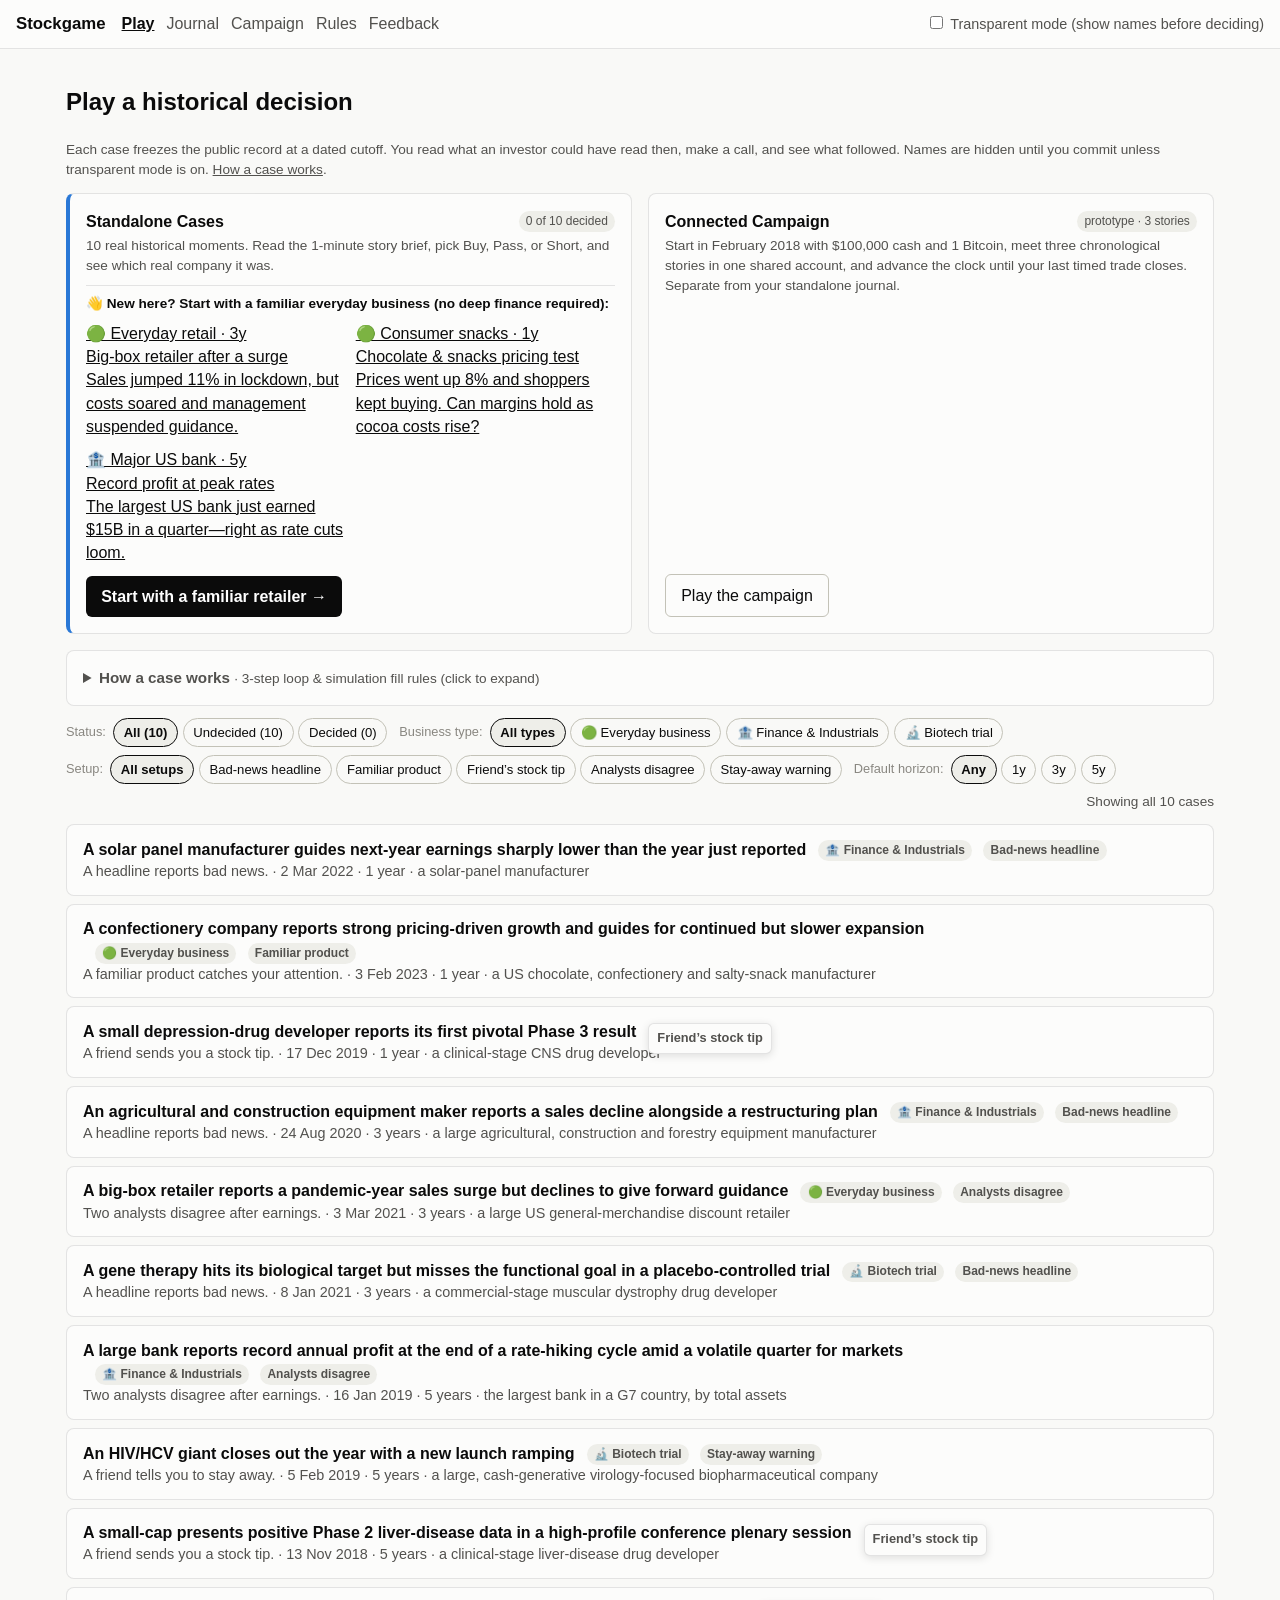
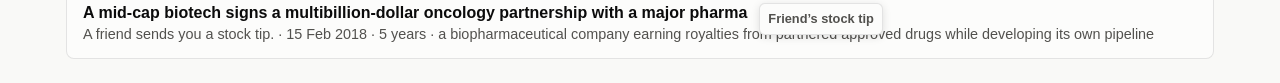
<file: site/index.html>
<!doctype html>
<html lang="en">
<head>
<meta charset="utf-8">
<meta name="viewport" content="width=device-width, initial-scale=1">
<title>Stockgame</title>
<link rel="stylesheet" href="style.css">
</head>
<body>
<div id="top"></div>
<main class="wrap">
  <h2>Play a historical decision</h2>
  <p class="note">Each case freezes the public record at a dated cutoff. You read what an investor could have read then, make a call, and see what followed. Names are hidden until you commit unless transparent mode is on. <a href="#rules">How a case works</a>.</p>
  <div id="rules"></div>
  <div id="list" class="list" aria-live="polite">Loading cases…</div>
</main>
<script src="app.js"></script>
<script>
(async () => {
  document.getElementById('top').replaceWith(SG.topbar('play'));
  const rs = SG.rulesSection();
  const rulesDet = SG.el('details', { class: 'card', id: 'rules', style: 'margin:.5rem 0 .75rem' },
    SG.el('summary', { style: 'cursor:pointer;font-size:.95rem' },
      SG.el('strong', {}, 'How a case works '),
      SG.el('span', { class: 'note' }, '· 3-step loop & simulation fill rules (click to expand)')));
  rs.classList.remove('card'); rs.removeAttribute('id'); rs.style.margin = '.5rem 0 0'; rs.style.padding = '0'; rs.style.border = '0';
  const rHeading = rs.querySelector('h3'); if (rHeading) rHeading.remove();
  rulesDet.append(rs);
  document.getElementById('rules').replaceWith(rulesDet);
  const list = document.getElementById('list');
  try {
    const idx = await SG.load('data/index.json');
    list.innerHTML = '';
    const j = SG.journal();
    const ready = idx.cases.filter(c => c.status === 'sheet_ready');
    const decided = ready.filter(c => j.find(x => x.case_id === c.id));
    const next = ready.find(c => !j.find(x => x.case_id === c.id));

    /* Side-by-side mode comparison: Standalone Cases vs. 3-Story Campaign */
    const starterPicks = [
      { id: '050a03b08f', tag: '🟢 Everyday retail · 3y', title: 'Big-box retailer after a surge', hook: 'Sales jumped 11% in lockdown, but costs soared and management suspended guidance.' },
      { id: '4219766e75', tag: '🟢 Consumer snacks · 1y', title: 'Chocolate & snacks pricing test', hook: 'Prices went up 8% and shoppers kept buying. Can margins hold as cocoa costs rise?' },
      { id: '5e3e9193b7', tag: '🏦 Major US bank · 5y', title: 'Record profit at peak rates', hook: 'The largest US bank just earned $15B in a quarter—right as rate cuts loom.' }
    ];
    const starterBox = SG.el('div', { style: 'margin-top:.55rem;padding-top:.55rem;border-top:1px solid var(--border)' },
      SG.el('div', { class: 'note', style: 'font-weight:600;color:var(--ink)' }, '👋 New here? Start with a familiar everyday business (no deep finance required):'),
      SG.el('div', { class: 'starter-strip' }, ...starterPicks.map(p => {
        const isDone = j.find(x => x.case_id === p.id);
        return SG.el('a', { href: `play.html?case=${p.id}#sec-scene` },
          SG.el('div', { class: 'st-tag' }, p.tag + (isDone ? ' · ✓ decided' : '')),
          SG.el('div', { class: 'st-title' }, p.title),
          SG.el('div', { class: 'st-sub' }, p.hook));
      })));

    const standaloneCard = SG.el('div', { class: 'card mode-card', style: 'border-left:4px solid var(--s1)' },
      SG.el('div', {},
        SG.el('div', { class: 'row', style: 'justify-content:space-between;margin-bottom:.2rem' },
          SG.el('h3', { style: 'margin:0' }, 'Standalone Cases'),
          SG.badge(`${decided.length} of ${ready.length} decided`)),
        SG.el('div', { class: 'note' }, decided.length
          ? `${ready.length - decided.length} undecided remaining. Each case is an independent $100,000 call with a 1-screen story brief, 2-click decision ticket, and dated debrief.`
          : '10 real historical moments. Read the 1-minute story brief, pick Buy, Pass, or Short, and see which real company it was.'),
        starterBox),
      SG.el('div', { class: 'mode-actions' },
        next ? SG.el('a', { href: 'play.html?case=' + next.id + '#sec-scene', class: 'btn-link' }, decided.length ? 'Continue: next undecided case' : 'Start with a familiar retailer →')
             : SG.el('a', { href: 'journal.html', class: 'btn-link' }, 'All decided: open the journal'),
        decided.length && next ? SG.el('a', { href: 'journal.html', class: 'btn-link ghost' }, 'Open journal') : null));

    const campaignCard = SG.el('div', { class: 'card mode-card' },
      SG.el('div', {},
        SG.el('div', { class: 'row', style: 'justify-content:space-between;margin-bottom:.2rem' },
          SG.el('h3', { style: 'margin:0' }, 'Connected Campaign'),
          SG.badge('prototype · 3 stories')),
        SG.el('div', { class: 'note' }, 'Start in February 2018 with $100,000 cash and 1 Bitcoin, meet three chronological stories in one shared account, and advance the clock until your last timed trade closes. Separate from your standalone journal.')),
      SG.el('div', { class: 'mode-actions' },
        SG.el('a', { href: 'campaign.html', class: 'btn-link ghost' }, 'Play the campaign')));

    const modeGrid = SG.el('div', { class: 'mode-grid', role: 'region', 'aria-label': 'Game modes' }, standaloneCard, campaignCard);
    document.getElementById('rules').before(modeGrid);

    /* Filter controls for the 10 standalone cases */
    const state = { status: 'all', cat: 'all', setup: 'all', horizon: 'all' };
    const setups = [...new Set(idx.cases.map(c => c.setup).filter(Boolean))];
    const horizons = [...new Set(idx.cases.map(c => c.horizon && String(c.horizon.count)).filter(Boolean))].sort((a, b) => Number(a) - Number(b));
    const setupShort = s => /headline/i.test(s) ? 'Bad-news headline' : /disagree/i.test(s) ? 'Analysts disagree' : /stay away/i.test(s) ? 'Stay-away warning' : /tip/i.test(s) ? 'Friend’s stock tip' : /familiar/i.test(s) ? 'Familiar product' : s.replace(/\.$/, '');
    const catOf = c => /biotech|pharma/i.test(c.sector_hint || '') ? 'biotech' : /retail|consumer/i.test(c.sector_hint || '') ? 'everyday' : 'finance_ind';
    const catBadgeText = cat => cat === 'everyday' ? '🟢 Everyday business' : cat === 'biotech' ? '🔬 Biotech trial' : '🏦 Finance & Industrials';

    const filterBar = SG.el('div', { class: 'filter-bar', role: 'region', 'aria-label': 'Filter cases' });
    const countNote = SG.el('span', { class: 'note', style: 'margin-left:auto' });
    const rows = [];

    const applyFilters = () => {
      let shown = 0;
      for (const item of rows) {
        const matchStatus = state.status === 'all' || (state.status === 'decided' ? item.done : !item.done);
        const matchCat = state.cat === 'all' || item.cat === state.cat;
        const matchSetup = state.setup === 'all' || item.setup === state.setup;
        const matchHz = state.horizon === 'all' || item.hz === state.horizon;
        const vis = matchStatus && matchCat && matchSetup && matchHz;
        item.node.hidden = !vis;
        if (vis) shown++;
      }
      countNote.textContent = shown === rows.length ? `Showing all ${rows.length} cases` : `Showing ${shown} of ${rows.length} cases`;
    };

    const makeGroup = (label, key, opts) => {
      const g = SG.el('div', { class: 'filter-group', role: 'group', 'aria-label': label }, SG.el('span', { class: 'filter-label' }, label + ':'));
      for (const [val, text] of opts) {
        g.append(SG.el('button', { type: 'button', class: 'ghost', 'aria-pressed': state[key] === val ? 'true' : 'false', onclick: e => {
          state[key] = val;
          [...g.querySelectorAll('button')].forEach(b => b.setAttribute('aria-pressed', 'false'));
          e.currentTarget.setAttribute('aria-pressed', 'true');
          applyFilters();
        } }, text));
      }
      return g;
    };

    filterBar.append(
      makeGroup('Status', 'status', [['all', `All (${ready.length})`], ['undecided', `Undecided (${ready.length - decided.length})`], ['decided', `Decided (${decided.length})`]]),
      makeGroup('Business type', 'cat', [['all', 'All types'], ['everyday', '🟢 Everyday business'], ['finance_ind', '🏦 Finance & Industrials'], ['biotech', '🔬 Biotech trial']]),
      makeGroup('Setup', 'setup', [['all', 'All setups'], ...setups.map(s => [s, setupShort(s)])]),
      makeGroup('Default horizon', 'horizon', [['all', 'Any'], ...horizons.map(h => [h, h + 'y'])]),
      countNote
    );
    list.before(filterBar);

    for (const c of idx.cases) {
      const done = j.find(x => x.case_id === c.id);
      const isReady = c.status === 'sheet_ready';
      const hzCount = c.horizon ? String(c.horizon.count) : '';
      const cat = catOf(c);
      const resText = done && done.result && typeof done.result.portfolio_return === 'number' ? ` · portfolio ${SG.signed(done.result.portfolio_return)}` : '';
      const a = SG.el('a', { href: isReady ? 'play.html?case=' + c.id : null, 'aria-disabled': isReady ? null : 'true', tabindex: isReady ? null : '-1', style: isReady ? '' : 'opacity:.55' },
        SG.el('div', { class: 't' },
          isReady ? (c.title || c.alias || 'Unnamed case') : 'Case not ready (sheet missing)',
          SG.el('span', { class: 'case-meta-pills' },
            SG.badge(catBadgeText(cat)),
            c.setup ? SG.badge(setupShort(c.setup)) : null,
            done ? SG.badge('decided') : null)),
        SG.el('div', { class: 's' },
          (c.setup ? c.setup + ' · ' : '') + SG.dateFmt(c.cutoff) + ' · ' + SG.horizonText(c.horizon).replace(' calendar', '') + ' · ' + ((done && done.reveal_name) ? done.reveal_name : (c.alias || '')) + (done ? ' · your call: ' + done.action + (done.size ? ' ' + done.size + '%' : '') + resText : '')));
      list.append(a);
      rows.push({ node: a, done: !!done, cat, setup: c.setup || '', hz: hzCount });
    }
    applyFilters();
    if (!idx.cases.length) list.textContent = 'No cases built yet. Run scripts/build_bundles.py.';
  } catch (e) { list.textContent = 'Could not load data/index.json (' + e.message + '). Serve the site folder over HTTP.'; }
})();
</script>
</body>
</html>
</file>
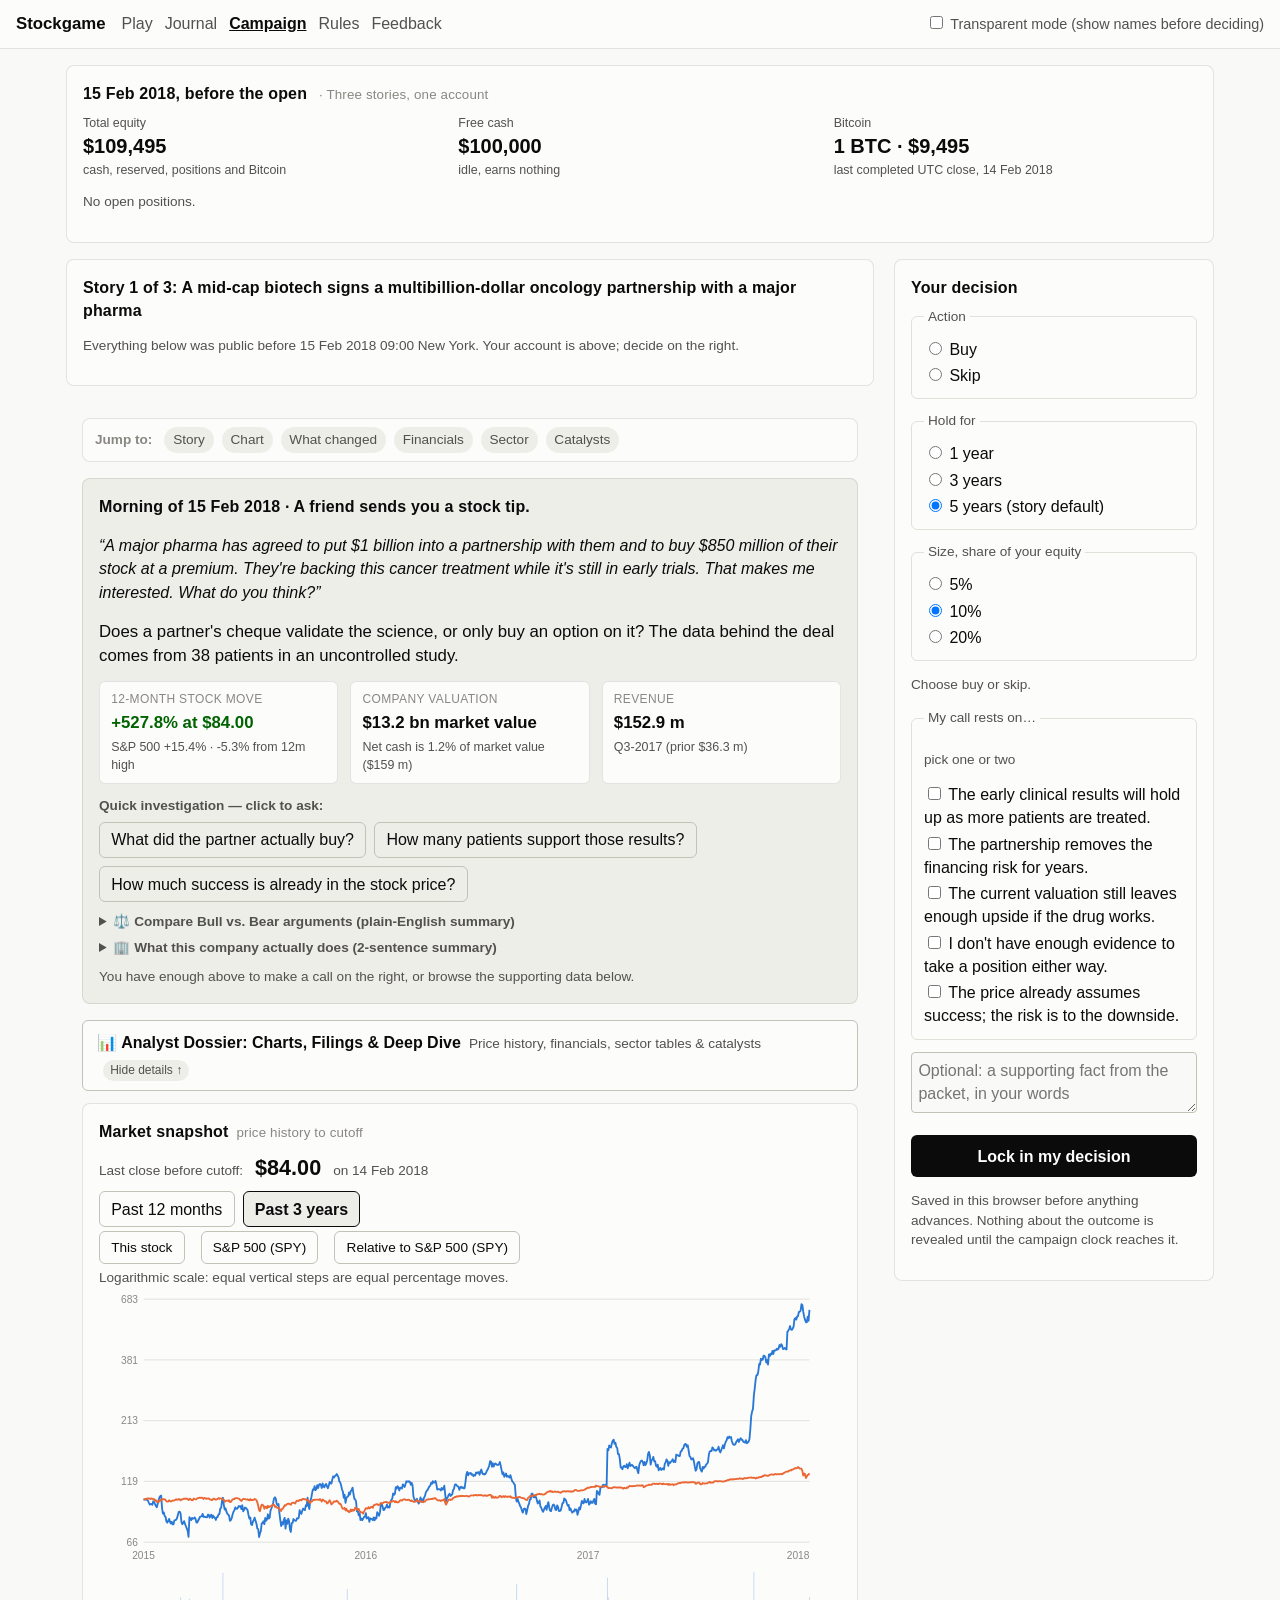
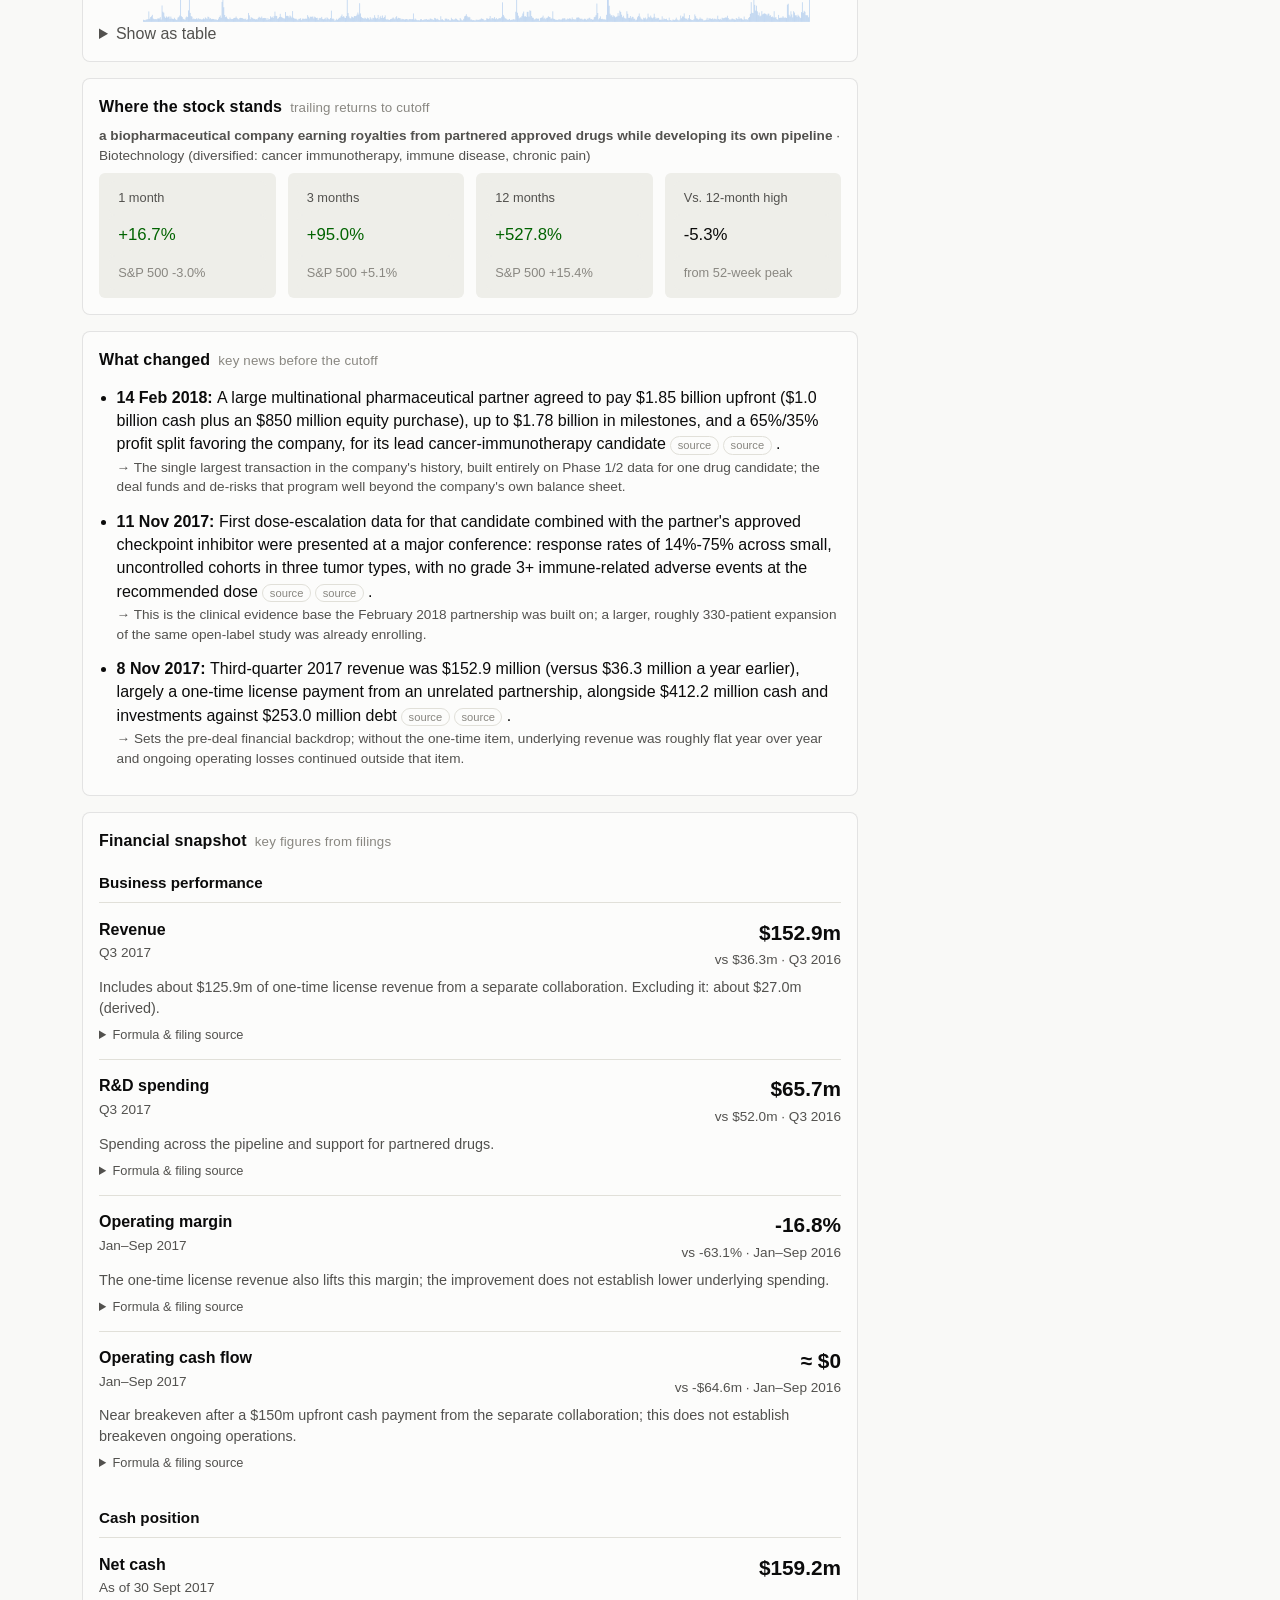
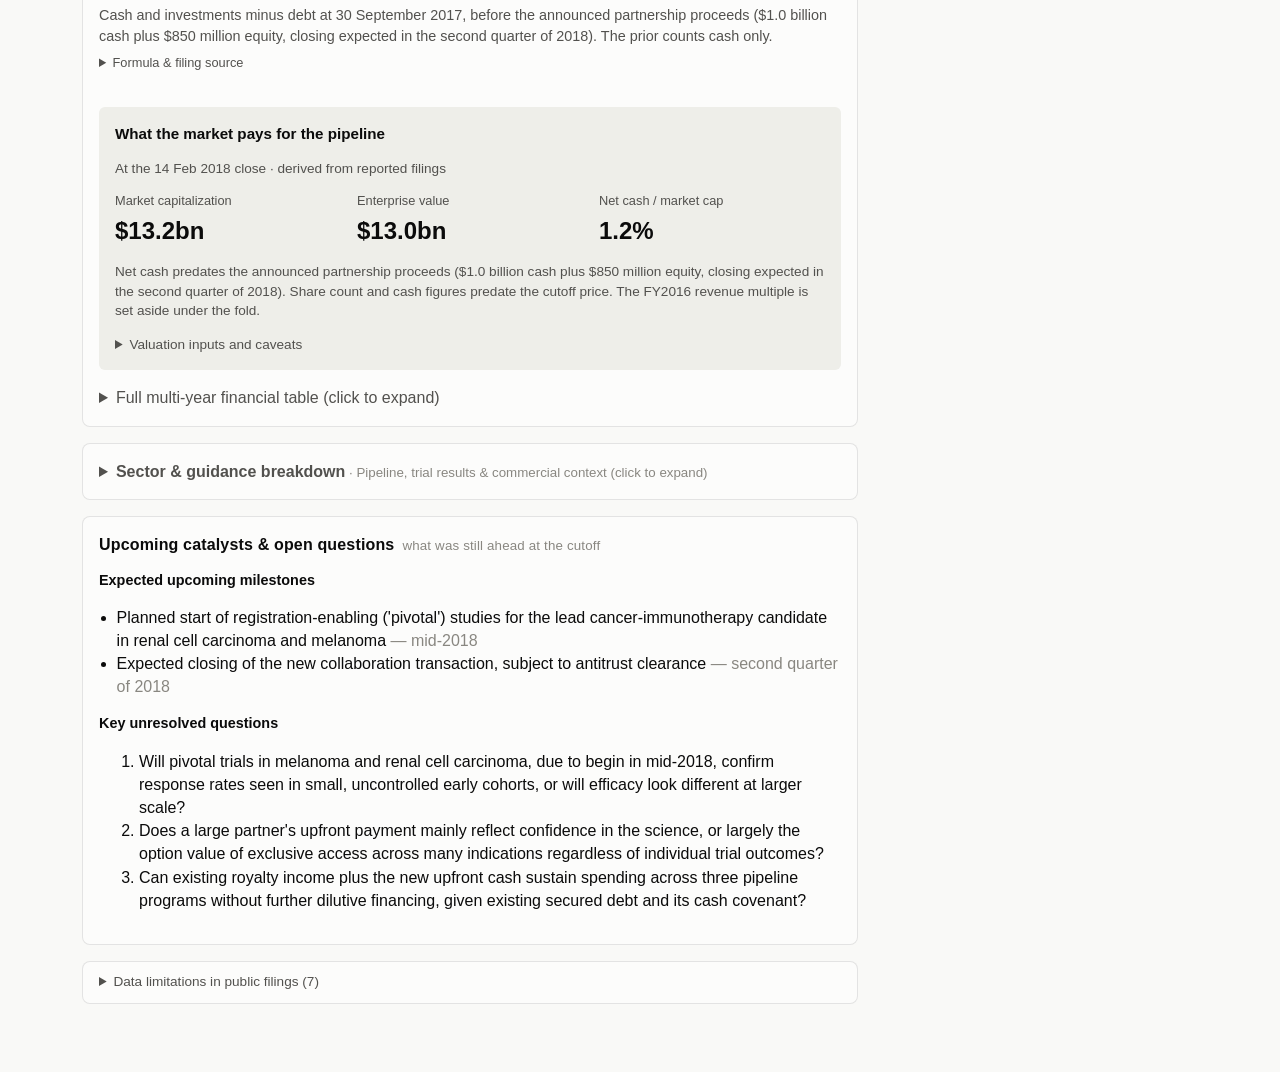
<file: site/campaign.html>
<!doctype html>
<html lang="en">
<head>
<meta charset="utf-8">
<meta name="viewport" content="width=device-width, initial-scale=1">
<title>Stockgame · Campaign</title>
<link rel="stylesheet" href="style.css">
</head>
<body>
<div id="top"></div>
<div class="wrap">
  <section id="strip" class="card" aria-live="polite"></section>
  <section id="since"></section>
  <div id="stage"></div>
</div>
<script src="app.js"></script>
<script src="story.js"></script>
<script src="campaign-engine.js"></script>
<script src="campaign-store.js"></script>
<script>
(async () => {
  const { $, el, load, money, signed, dateFmt } = SG;
  document.getElementById('top').replaceWith(SG.topbar('campaign'));
  const strip = $('#strip'), since = $('#since'), stage = $('#stage');
  const CID = new URLSearchParams(location.search).get('campaign') || 'proto-3';
  const base = `data/campaigns/${CID}/`;
  let M; try { M = await load(base + 'manifest.json'); } catch (e) { strip.textContent = 'Could not load the campaign: ' + e.message; return; }
  const usd = x => '$' + Math.round(x).toLocaleString('en-US');
  const usd2 = x => '$' + x.toLocaleString('en-US', { minimumFractionDigits: 2, maximumFractionDigits: 2 });
  const stopLabel = s => s.kind === 'scene' ? `story ${s.index + 1} on ${dateFmt(s.date)}` : s.kind === 'closure' ? `the next closing trade on ${dateFmt(s.date)}` : 'the end of the campaign';

  /* ---- data: price slices per year, loaded up to a date, never beyond the campaign end ---- */
  /* slices are cut at every possible stop; a stop at (date, phase) needs stock slices up to the last session before
     the date (pre-open) or the date itself (closed), and Bitcoin slices up to the day before the date (pre-open) or the date */
  const D = { prices: {}, dividends: {}, btc: [] }; const loadedSlices = {};
  const dayBefore = d => new Date(Date.parse(d + 'T00:00:00Z') - 864e5).toISOString().slice(0, 10);
  const sessionBefore = d => { let out = null; for (const s of M.calendar) { if (s < d) out = s; else break; } return out; };
  async function ensureData(stop) {
    const stockUpto = stop.phase === 'pre-open' ? sessionBefore(stop.date) : stop.date; const btcUpto = stop.phase === 'pre-open' ? dayBefore(stop.date) : stop.date;
    const want = async (inst, slices, upto, apply) => { for (const b of slices) { if (b > upto) break; const k = inst + ':' + b; if (loadedSlices[k]) continue; loadedSlices[k] = true; try { apply(await load(`${base}prices/${inst}/upto-${b}.json`)); } catch (e) {} } };
    for (const [oid, ins] of Object.entries(M.instruments)) { D.prices[oid] = D.prices[oid] || []; D.dividends[oid] = D.dividends[oid] || []; await want(oid, ins.slices, stockUpto, f => { D.prices[oid].push(...f.bars); D.dividends[oid].push(...f.dividends); D.prices[oid].sort((a, b) => a.d < b.d ? -1 : 1); D.dividends[oid].sort((a, b) => a.d < b.d ? -1 : 1); }); }
    await want('BTC', M.btc.slices, btcUpto, f => { D.btc.push(...f.bars); D.btc.sort((a, b) => a.d < b.d ? -1 : 1); });
  }
  const debriefs = {}; async function debrief(oid, exit) { const k = oid + ':' + exit; if (!debriefs[k]) { try { debriefs[k] = await load(`${base}debrief/${oid}/${exit}.json`); } catch (e) { debriefs[k] = null; } } return debriefs[k]; }
  const sheets = {}; async function sheet(oid) { if (!sheets[oid]) sheets[oid] = await load(`data/${oid}/sheet.json`); return sheets[oid]; }
  const sceneOf = idx => M.scenes[idx]; const aliasOf = async idx => { const sh = await sheet(sceneOf(idx).opaque_id); return sh.masked.alias; };

  /* ---- state ---- */
  let state; const stored = CAMPAIGN_STORE.load();
  if (stored && stored.error) { stage.append(el('section', { class: 'card' }, el('h2', {}, 'Saved campaign unreadable'), el('p', {}, stored.error), el('button', { class: 'primary', type: 'button', onclick: () => { CAMPAIGN_STORE.clear(); location.reload(); } }, 'Start a new campaign'))); return; }
  if (stored && stored.state.campaign_id === CID && stored.state.content_version === M.content_version) state = stored.state;
  else if (stored && stored.state.campaign_id === CID) { stage.append(el('section', { class: 'card' }, el('h2', {}, 'This campaign has been rebuilt since you started'), el('p', {}, 'Content version ' + stored.state.content_version + ' is no longer available; the current version is ' + M.content_version + '. Your saved run cannot continue on different data.'), el('button', { class: 'primary', type: 'button', onclick: () => { CAMPAIGN_STORE.clear(); location.reload(); } }, 'Start a new campaign'))); return; }
  else state = CAMPAIGN.createState(M);
  await ensureData(state.clock);

  function commit(next, what) {   // persist, verify, then adopt; a failed save leaves the previous state visible
    const storedRev = CAMPAIGN_STORE.storedRevision();
    if (storedRev !== null && state && storedRev !== state.revision) return 'This campaign was moved forward in another tab. Reload this page to continue from the saved point.';
    if (!CAMPAIGN_STORE.save(next)) return `Your ${what} could not be saved in this browser (storage blocked or full). Nothing changed.`;
    state = next; return null;
  }

  /* ---- portfolio strip ---- */
  async function renderStrip() {
    const eq = CAMPAIGN.equity(state, M, D); strip.innerHTML = '';
    strip.append(el('h2', {}, `${dateFmt(state.clock.date)}${state.clock.phase === 'pre-open' ? ', before the open' : ', after the close'}`, el('small', {}, ' · ' + M.title)));
    const cells = [['Total equity', usd(eq.total), 'cash, reserved, positions and Bitcoin'], ['Free cash', usd(eq.cash), eq.reserved ? usd(eq.reserved) + ' reserved for a pending order' : 'idle, earns nothing'],
      ['Bitcoin', state.btc_qty + ' BTC · ' + usd(eq.btc_value), eq.btc_mark ? 'last completed UTC close, ' + dateFmt(eq.btc_mark.d) : 'no mark']];
    strip.append(el('div', { class: 'strip' }, ...cells.map(([l, v, p]) => el('div', {}, el('div', { class: 'l' }, l), el('div', { class: 'v' }, v), el('div', { class: 'p' }, p)))));
    const open = eq.positions;
    if (open.length) {
      const ul = el('ul', { class: 'plain positions' });
      for (const p of open) { const name = await labelOf(p); ul.append(el('li', {}, el('strong', {}, name), ` · long ${p.years}y, ${usd(p.cost)} in`, ' · now ', el('strong', { class: p.gain >= 0 ? 'up' : 'down' }, usd(p.value) + ' (' + signed(p.gain / p.cost) + ')'), p.dividends_received ? ` · dividends ${usd2(p.dividends_received)}` : '', ` · closes ${dateFmt(p.exit_session)}`)); }
      strip.append(el('h3', { style: 'font-size:.9rem;margin:.75rem 0 .25rem' }, 'Open positions'), ul);
    }
    const pending = state.orders.filter(o => o.status === 'pending');
    if (pending.length) strip.append(el('p', { class: 'note' }, pending.map(o => `Order for story ${o.scene_index + 1}: ${usd(o.budget)} reserved, fills at the ${dateFmt(o.entry_session)} open.`).join(' ')));
    if (!open.length && !pending.length) strip.append(el('p', { class: 'note' }, 'No open positions.'));
  }
  async function labelOf(p) { const db = p.status === 'closed' && p.exit ? await debrief(sceneOf(p.scene_index).opaque_id, p.exit.date) : null; return db ? `${db.reveal.issuer} (${db.reveal.ticker})` : `story ${p.scene_index + 1}: ${await aliasOf(p.scene_index)}`; }

  /* ---- since your last stop ---- */
  async function renderSince() {
    since.innerHTML = ''; const a = state.arrival; if (!a || !a.notices) return;
    const items = [];
    for (const n of a.notices) {
      if (n.kind === 'fill') items.push(`${dateFmt(n.date)}: bought ${n.shares.toFixed(2)} shares of ${await aliasOf(n.scene_index)} at $${n.open} open.`);
      if (n.kind === 'closure') items.push(`${dateFmt(n.date)}: position from story ${n.scene_index + 1} closed for ${usd(n.proceeds)}, result ${n.result >= 0 ? '+' : ''}${usd(n.result)} including dividends.`);
    }
    const eqNow = CAMPAIGN.equity(state, M, D);
    const btcLine = a.btc_from && eqNow.btc_mark ? `Bitcoin moved from $${a.btc_from.toLocaleString()} to $${eqNow.btc_mark.c.toLocaleString()}.` : '';
    const divs = a.notices.filter(n => n.kind === 'dividend'); const divSum = divs.reduce((s, n) => s + n.amount, 0);
    const shown = items.concat(divs.length ? [`${divs.length} dividend payment${divs.length > 1 ? 's' : ''} received, ${usd2(divSum)} in total.`] : []);
    since.append(el('section', { class: 'card', style: 'border-left:4px solid var(--s1)' }, el('h2', {}, `Since your last stop (${dateFmt(a.from)} to ${dateFmt(a.to)})`), el('ul', { class: 'since' }, ...(shown.length ? shown : ['Nothing closed and nothing was paid.']).map(t => el('li', {}, t)), btcLine ? el('li', {}, btcLine) : null), el('p', { class: 'note' }, `Equity ${usd(a.equity_from)} then, ${usd(eqNow.total)} now.`)));
  }

  /* ---- stage: decide / advance / closure debriefs / report ---- */
  async function renderStage() {
    stage.innerHTML = '';
    if (state.status === 'deciding') return renderScene();
    if (state.status === 'finished') return renderReport();
    return renderAdvance();
  }
  async function renderScene() {
    const sc = sceneOf(state.scene_index); const sh = await sheet(sc.opaque_id); const eq = CAMPAIGN.equity(state, M, D);
    const grid = el('div', { class: 'grid' });
    const frame = el('iframe', { class: 'scene-frame', src: `play.html?case=${sc.opaque_id}&mode=campaign`, title: 'The story and the packet, as public on ' + dateFmt(sc.cutoff_date) });
    window.addEventListener('message', ev => { if (ev.data && ev.data.type === 'stockgame-height' && ev.source === frame.contentWindow) frame.style.height = (ev.data.height + 20) + 'px'; });
    const left = el('div', {}, el('section', { class: 'card' }, el('h2', {}, `Story ${sc.index + 1} of ${M.scenes.length}: ${sh.neutral_title || sh.masked.alias}`), el('p', { class: 'note' }, `Everything below was public before ${dateFmt(sc.cutoff_date)} 09:00 New York. Your account is above; `, el('span', { class: 'wide-only' }, 'decide on the right.'), el('span', { class: 'narrow-only' }, 'the decision panel is below the story, or press Decide.'))), frame);
    /* the campaign ticket */
    const f = el('form', { class: 'campaign-ticket' });
    const radios = (name, opts, checked) => el('fieldset', {}, el('legend', {}, name === 'action' ? 'Action' : name === 'years' ? 'Hold for' : 'Size, share of your equity'), ...opts.map(([v, lab, dis]) => el('label', { style: dis ? 'opacity:.5' : '' }, el('input', { type: 'radio', name, value: v, checked: v === checked ? '' : null, disabled: dis ? '' : null }), ' ' + lab)));
    const horizonOpts = M.rules.horizons_years.map(y => [String(y), `${y} year${y > 1 ? 's' : ''}` + (String(y) === sc.default_horizon ? ' (story default)' : '') + (sc.horizons[String(y)] ? '' : ' · beyond the campaign\'s data'), !sc.horizons[String(y)]]);
    const act = radios('action', M.actions.map(a => [a, a === 'buy' ? 'Buy' : 'Skip']), null);
    const hz = radios('years', horizonOpts, sc.default_horizon); const sz = radios('size', M.rules.sizes_pct.map(p => [String(p), p + '%']), '10');
    const budget = el('p', { class: 'note budget' });
    const assumptions = (sh.scene && sh.scene.assumptions) || [];
    const asm = el('fieldset', {}, el('legend', {}, 'My call rests on…'), el('p', { class: 'note' }, 'pick one or two'), ...assumptions.map(a => el('label', {}, el('input', { type: 'checkbox', name: 'assume', value: a.id }), ' ' + a.text)));
    const reason = el('textarea', { name: 'reason', rows: 2, placeholder: 'Optional: a supporting fact from the packet, in your words' });
    const err = el('p', { class: 'err', role: 'alert', style: 'color:var(--bad)' }); const btn = el('button', { class: 'primary', type: 'submit' }, 'Lock in my decision');
    const update = () => { const fd = new FormData(f); const a = fd.get('action'); const p = Number(fd.get('size')); const b = Math.round(eq.total * p) / 100;
      budget.textContent = a === 'buy' ? `${p}% of ${usd(eq.total)} equity is ${usd(b)}; you have ${usd(eq.cash)} free.` + (b > eq.cash ? ' Not enough free cash for this size.' : ' Fills at the next opening price.') : a === 'skip' ? 'Skip: cash stays idle and time still passes.' : 'Choose buy or skip.'; };
    f.addEventListener('change', update); update();
    f.append(el('h2', {}, 'Your decision'), act, hz, sz, budget, asm, reason, err, btn, el('p', { class: 'note' }, 'Saved in this browser before anything advances. Nothing about the outcome is revealed until the campaign clock reaches it.'));
    f.addEventListener('submit', e => { e.preventDefault(); const fd = new FormData(f); const picks = fd.getAll('assume'); err.textContent = '';
      if (!fd.get('action')) { err.textContent = 'Choose buy or skip.'; return; }
      if (fd.get('action') === 'buy' && (picks.length < 1 || picks.length > 2)) { err.textContent = 'Pick one or two assumptions your call rests on.'; return; }
      const r = CAMPAIGN.decide(state, M, D, { action: fd.get('action'), size_pct: Number(fd.get('size')), years: Number(fd.get('years')), assumptions: picks, reason: fd.get('reason') });
      if (r.error) { err.textContent = r.error; return; }
      const problem = commit(r.state, 'decision'); if (problem) { err.textContent = problem; return; }
      renderAll(); });
    const aside = el('aside', { class: 'ticket card' }, f); grid.append(left, aside); stage.append(grid);
    stage.append(el('button', { class: 'primary jump', type: 'button', onclick: () => { aside.scrollIntoView({ behavior: 'smooth', block: 'start' }); const first = aside.querySelector('input[name=action]'); if (first) setTimeout(() => first.focus(), 400); } }, 'Decide'));
  }
  async function renderAdvance() {
    const next = CAMPAIGN.nextStop(state, M); const card = el('section', { class: 'card' });
    const closures = (state.arrival && state.arrival.notices || []).filter(n => n.kind === 'closure');
    for (const n of closures) card.append(await closureDebrief(n));
    const btn = el('button', { class: 'primary', type: 'button', style: 'width:auto' }, next.kind === 'finished' ? 'See the final report' : 'Advance to ' + stopLabel(next));
    const err = el('p', { class: 'err', role: 'alert', style: 'color:var(--bad)' });
    btn.onclick = async () => { btn.disabled = true; await ensureData(next); const from = state.clock.date; const eqFrom = CAMPAIGN.equity(state, M, D);
      const r = CAMPAIGN.advance(state, M, D, next); if (r.error) { err.textContent = r.error; btn.disabled = false; return; }
      r.state.arrival = { from, to: next.date, notices: r.notices, equity_from: eqFrom.total, btc_from: eqFrom.btc_mark ? eqFrom.btc_mark.c : null };
      const problem = commit(r.state, 'progress'); if (problem) { err.textContent = problem; btn.disabled = false; return; }
      renderAll(); };
    card.append(el('h2', {}, next.kind === 'finished' ? 'Every timed position has closed' : 'Next: ' + stopLabel(next)), el('p', { class: 'note' }, next.kind === 'scene' ? 'The clock will move to the morning of that story. Every session in between is processed: fills, dividends, closures and Bitcoin marks.' : next.kind === 'closure' ? 'The clock will move through that session\'s open, where the position is sold at the opening price.' : 'The clock stops at the last closure.'), btn, err);
    stage.append(card);
  }
  async function closureDebrief(n) {
    const sc = sceneOf(n.scene_index); const oid = sc.opaque_id; const order = state.orders.find(o => o.id === n.order); const pos = state.positions.find(p => p.id === n.position);
    const db = await debrief(oid, pos.exit.date);
    const box = el('div', { class: 'card', style: 'border-left:4px solid var(--s1)' }, el('h3', {}, `Closed on ${dateFmt(n.date)}: story ${n.scene_index + 1} was ${db ? db.reveal.issuer + ' (' + db.reveal.ticker + ')' : 'this company'}`),
      el('p', {}, `Bought ${pos.shares.toFixed(2)} shares at $${pos.entry.open} on ${dateFmt(pos.entry.date)} for ${usd(pos.cost)}; sold at $${pos.exit.open} on ${dateFmt(pos.exit.date)} for ${usd(pos.exit.proceeds)}${pos.dividends_received ? ', plus ' + usd2(pos.dividends_received) + ' of dividends' : ''}. `, el('strong', { class: n.result >= 0 ? 'up' : 'down' }, `${n.result >= 0 ? '+' : ''}${usd(n.result)} (${signed(n.result / pos.cost)})`), ' after slippage.'));
    if (db) {
      if (db.narrative) box.append(el('p', {}, el('strong', {}, 'The story by your exit. '), db.narrative));
      const checks = (order.assumptions || []).map(aid => { const a = db.assumptions.find(x => x.id === aid); const c = db.checks[aid]; return a && c ? el('li', {}, el('strong', {}, a.text), el('div', { class: 'note' }, c)) : null; }).filter(Boolean);
      if (checks.length) box.append(el('p', {}, el('strong', {}, 'Checking your thesis')), el('ul', { class: 'plain' }, ...checks));
      if (db.events.length) box.append(el('details', {}, el('summary', { class: 'note' }, `What was public by then (${db.events.length} dated events)`), el('ul', { class: 'plain' }, ...db.events.map(e => el('li', { class: 'note' }, dateFmt(e.date) + ' · ', e.source && e.source.url ? el('a', { href: e.source.url, target: '_blank', rel: 'noopener' }, e.headline) : e.headline)))));
      box.append(el('p', { class: 'note' }, db.note));
    }
    return box;
  }
  async function renderReport() {
    for (const n of (state.arrival && state.arrival.notices || []).filter(n => n.kind === 'closure')) stage.append(el('section', { class: 'card' }, await closureDebrief(n)));   // the closure that ended the campaign
    const R = CAMPAIGN.report(state, M, D); const card = el('section', { class: 'card' }, el('h2', {}, 'Final report'), el('p', {}, `You started on ${dateFmt(M.start_date)} with ${usd(M.rules.starting_cash_usd)} and ${M.rules.starting_btc} BTC (${usd(R.starting_total)} in all) and finished on ${dateFmt(state.clock.date)} with `, el('strong', {}, usd(R.equity.total)), '.'));
    const tiles = [['Your calls', (R.calls_contribution >= 0 ? '+' : '') + usd(R.calls_contribution), 'equity minus the do-nothing baseline'], ['Bitcoin, untouched', (R.btc_gain >= 0 ? '+' : '') + usd(R.btc_gain), `$${R.btc_start.c.toLocaleString()} to $${R.btc_end.c.toLocaleString()}`], ['Realized on trades', (R.realized >= 0 ? '+' : '') + usd(R.realized), `dividends ${usd2(R.dividends)}, slippage ${usd2(R.slippage)}`], ['Do-nothing baseline', usd(R.baseline), 'same cash and Bitcoin, held']];
    card.append(el('div', { class: 'strip' }, ...tiles.map(([l, v, p]) => el('div', {}, el('div', { class: 'l' }, l), el('div', { class: 'v' }, v), el('div', { class: 'p' }, p)))));
    const t = el('table'); t.append(el('thead', {}, el('tr', {}, ...['Story', 'Call', 'Budget', 'Entry', 'Exit', 'Dividends', 'Result'].map(h => el('th', {}, h)))));
    const tb = el('tbody');
    for (const tr of R.trades) { const db = tr.exit ? await debrief(sceneOf(tr.scene_index).opaque_id, tr.exit.date) : null; tb.append(el('tr', {}, el('td', {}, `${tr.scene_index + 1} · ${db ? db.reveal.ticker : await aliasOf(tr.scene_index)}`), el('td', {}, tr.action === 'skip' ? 'skip' : `buy ${tr.size_pct}% for ${tr.years}y`), el('td', {}, tr.budget ? usd(tr.budget) : '—'), el('td', {}, tr.entry ? `${dateFmt(tr.entry.date)} $${tr.entry.open}` : '—'), el('td', {}, tr.exit ? `${dateFmt(tr.exit.date)} $${tr.exit.open}` : '—'), el('td', {}, tr.dividends ? usd2(tr.dividends) : '—'), el('td', { class: tr.result === null ? '' : tr.result >= 0 ? 'up' : 'down' }, tr.result === null ? '—' : `${tr.result >= 0 ? '+' : ''}${usd(tr.result)} (${tr.result_pct}%)`))); }
    t.append(tb); card.append(el('div', { class: 'scroll' }, t));
    /* equity path against the baseline, one point per session */
    const pts = [], basePts = []; const cash0 = M.rules.starting_cash_usd;
    for (const d of M.calendar) { if (d < M.start_date || d > state.clock.date) continue; const clk = { date: d, phase: 'closed' }; const eq = CAMPAIGN.equity({ ...state, clock: clk, positions: state.positions.map(p => ({ ...p, status: p.entry && p.entry.date <= d && !(p.exit && p.exit.date <= d) ? 'open' : 'closed' })), cash: cashAt(d) }, M, clk && D); pts.push({ d, v: eq.total }); const b = CAMPAIGN.btcMark(D, clk); basePts.push({ d, v: cash0 + M.rules.starting_btc * (b ? b.c : 0) }); }
    function cashAt(d) { let c = M.rules.starting_cash_usd; for (const e of state.ledger) if (e.date <= d) c += e.cash_delta; return c; }
    const ch = el('div'); SG.lineChart(ch, [{ name: 'Your account', cls: 's1', points: pts }, { name: 'Do nothing', cls: 's2', points: basePts }], { controls: true, rebase: true, label: 'Equity per session, indexed to 100 at the start', rawFmt: v => usd(v) });
    card.append(el('h3', { style: 'font-size:.9rem;margin-top:1rem' }, 'The path'), ch);
    const btcBigger = Math.abs(R.btc_gain) > Math.abs(R.realized);
    card.append(el('p', { class: 'note' }, (btcBigger ? `Most of the movement here was Bitcoin, which you never touched (${(R.btc_gain >= 0 ? '+' : '')}${usd(R.btc_gain)} against ${(R.realized >= 0 ? '+' : '')}${usd(R.realized)} from trades). ` : `Your trades moved the account more than Bitcoin did (${(R.realized >= 0 ? '+' : '')}${usd(R.realized)} from trades against ${(R.btc_gain >= 0 ? '+' : '')}${usd(R.btc_gain)} from Bitcoin). `) + 'A profitable ending is not proof of a good decision, and a loss is not proof of a bad one.'));
    card.append(el('p', {}, el('button', { class: 'ghost', type: 'button', onclick: () => { if (confirm('Delete this campaign from this browser and start again?')) { CAMPAIGN_STORE.clear(); location.reload(); } } }, 'Start a new campaign')));
    stage.append(card);
  }
  async function renderAll() { await renderStrip(); await renderSince(); await renderStage(); }
  await renderAll();
})();
</script>
</body>
</html>
</file>
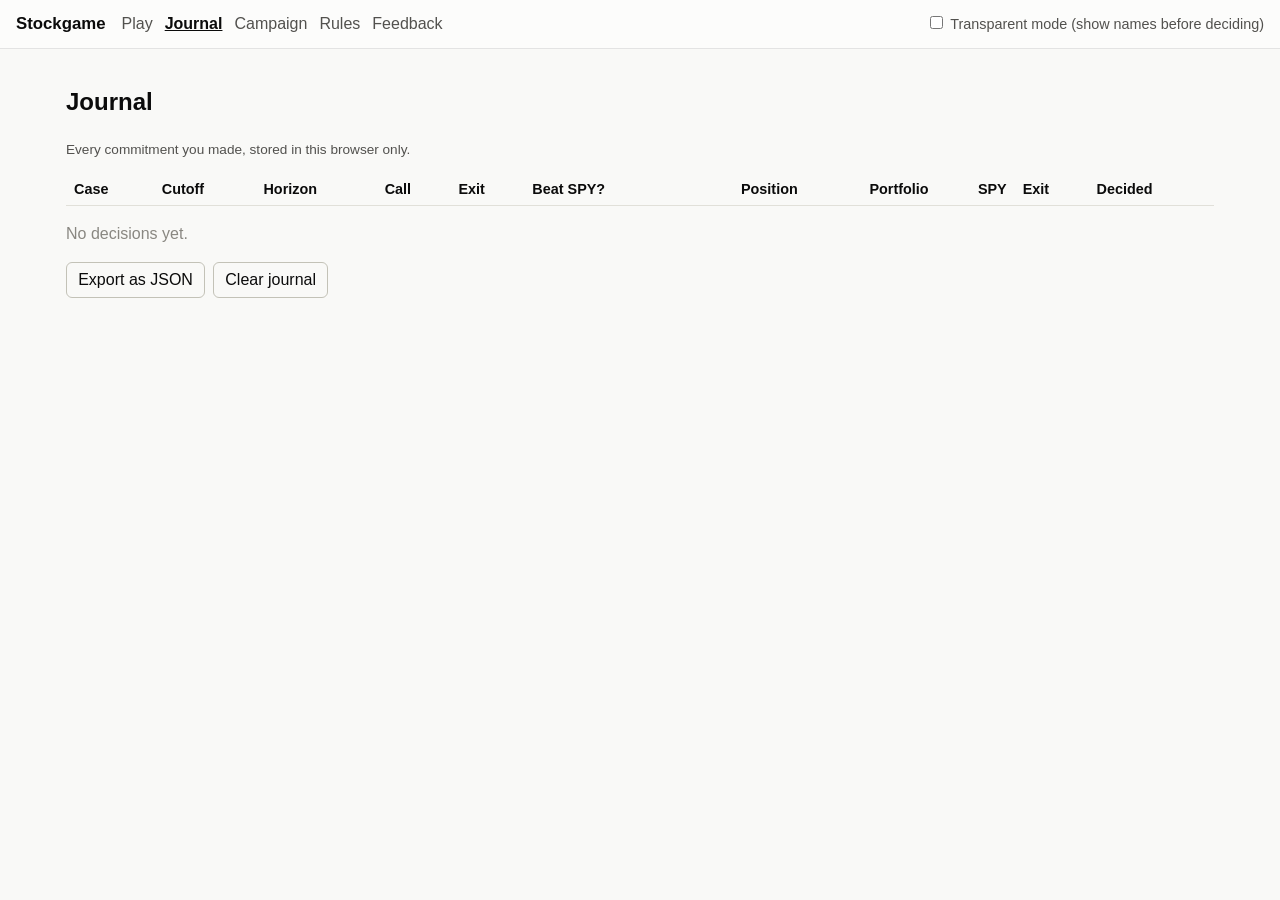
<file: site/journal.html>
<!doctype html>
<html lang="en">
<head>
<meta charset="utf-8">
<meta name="viewport" content="width=device-width, initial-scale=1">
<title>Stockgame journal</title>
<link rel="stylesheet" href="style.css">
</head>
<body>
<div id="top"></div>
<main class="wrap">
  <h2>Journal</h2>
  <p class="note">Every commitment you made, stored in this browser only.</p>
  <div class="scroll"><table id="tbl"><thead><tr><th>Case</th><th>Cutoff</th><th>Horizon</th><th>Call</th><th>Exit</th><th>Beat SPY?</th><th class="n">Position</th><th class="n">Portfolio</th><th class="n">SPY</th><th>Exit</th><th>Decided</th></tr></thead><tbody></tbody></table></div>
  <p id="empty" class="muted" hidden>No decisions yet.</p>
  <section id="calib" class="card" style="margin-top:1rem" hidden>
    <h2>Are your chances honest?</h2>
    <p class="note">Your forecasts grouped by how confident you were, against how often the stock actually beat SPY. Honest forecasts land near the diagonal: cases you called 70% should come true about 70% of the time. This needs volume; it is shown after five revealed decisions.</p>
    <div class="scroll"><table id="ctbl"><thead><tr><th>You said</th><th class="n">Cases</th><th class="n">Average you said</th><th class="n">Actually beat SPY</th><th>Read</th></tr></thead><tbody></tbody></table></div>
  </section>
  <div class="row" style="margin-top:1rem"><button class="ghost" id="export" type="button">Export as JSON</button><button class="ghost" id="clear" type="button">Clear journal</button></div>
  <textarea id="out" class="sr" aria-label="Exported journal JSON" readonly></textarea>
</main>
<script src="app.js"></script>
<script>
(() => {
  document.getElementById('top').replaceWith(SG.topbar('journal'));
  const j = SG.journal().sort((a, b) => (b.decided_at || '').localeCompare(a.decided_at || ''));
  const tb = document.querySelector('#tbl tbody');
  if (!j.length) document.getElementById('empty').hidden = false;
  for (const e of j) {
    const r = e.result || {};
    tb.append(SG.el('tr', {},
      SG.el('td', {}, SG.el('a', { href: 'play.html?case=' + e.case_id }, e.reveal_name || e.alias || e.case_id)),
      SG.el('td', {}, SG.dateFmt(e.cutoff)), SG.el('td', {}, (e.horizon || '').replace(' calendar', '')),
      SG.el('td', {}, e.action + (e.size ? ' ' + e.size + '%' : '') + (e.stop_pct ? ' · stop ' + e.stop_pct + '%' : '') + (e.tp_pct ? ' · target +' + e.tp_pct + '%' : '')),
      SG.el('td', {}, r.exit_reason ? (/anniversary/.test(r.exit_reason) ? 'anniversary' : /stop/.test(r.exit_reason) ? 'stop loss' : /profit/.test(r.exit_reason) ? 'take profit' : r.exit_reason) + (r.exit_date ? ' · ' + SG.dateFmt(r.exit_date) : '') : '—'),
      SG.el('td', {}, r.beat_spy === undefined ? '—' : (r.beat_spy ? 'yes' : 'no')),
      SG.el('td', { class: 'n ' + (r.position_return > 0 ? 'up' : r.position_return < 0 ? 'down' : '') }, e.action === 'skip' || r.position_return === undefined || e.action === 'skip' ? '—' : SG.signed(r.position_return)),
      SG.el('td', { class: 'n ' + (r.portfolio_return > 0 ? 'up' : r.portfolio_return < 0 ? 'down' : '') }, r.portfolio_return === undefined ? '—' : SG.signed(r.portfolio_return)),
      SG.el('td', { class: 'n' }, r.spy_return === undefined ? '—' : SG.signed(r.spy_return)),
      SG.el('td', { title: r.exit_reason || '' }, !e.result ? 'Pending' : e.action === 'skip' ? 'No position' : /stop loss/.test(r.exit_reason || '') ? 'Stop loss' : /take profit/.test(r.exit_reason || '') ? 'Take profit' : /anniversary/.test(r.exit_reason || '') ? 'Scheduled exit' : '—'),
      SG.el('td', {}, (e.decided_at || '').slice(0, 16).replace('T', ' '))));
  }
  const revealed = j.filter(e => e.result && e.result.beat_spy !== undefined && typeof e.p_beats_spy === 'number');   // calibration only for entries that carried a forecast (older records)
  if (revealed.length >= 5) {
    const buckets = [['Under 35%', 0, 35], ['35% to 65%', 35, 65.0001], ['Over 65%', 65.0001, 101]];
    const ct = document.querySelector('#ctbl tbody');
    for (const [label, lo, hi] of buckets) { const rows = revealed.filter(e => e.p_beats_spy >= lo && e.p_beats_spy < hi); if (!rows.length) continue;
      const said = rows.reduce((s, e) => s + e.p_beats_spy, 0) / rows.length; const hit = rows.filter(e => e.result.beat_spy).length / rows.length * 100; const gap = hit - said;
      ct.append(SG.el('tr', {}, SG.el('td', {}, label), SG.el('td', { class: 'n' }, rows.length), SG.el('td', { class: 'n' }, said.toFixed(0) + '%'), SG.el('td', { class: 'n' }, hit.toFixed(0) + '%'), SG.el('td', {}, rows.length < 3 ? 'too few to read' : Math.abs(gap) <= 15 ? 'about right' : gap > 0 ? 'you were too cautious' : 'you were too confident'))); }
    document.getElementById('calib').hidden = false;
  }
  document.getElementById('export').onclick = async () => { const out = document.getElementById('out'); out.value = JSON.stringify(SG.journal(), null, 2); out.classList.remove('sr'); out.style.width = '100%'; out.style.minHeight = '12rem'; try { await navigator.clipboard.writeText(out.value); alert('Copied to clipboard and shown below.'); } catch (e) { alert('Shown below; copy manually.'); } };
  document.getElementById('clear').onclick = () => { if (confirm('Delete every decision stored in this browser?')) { SG.saveJournal([]); location.reload(); } };
})();
</script>
</body>
</html>
</file>
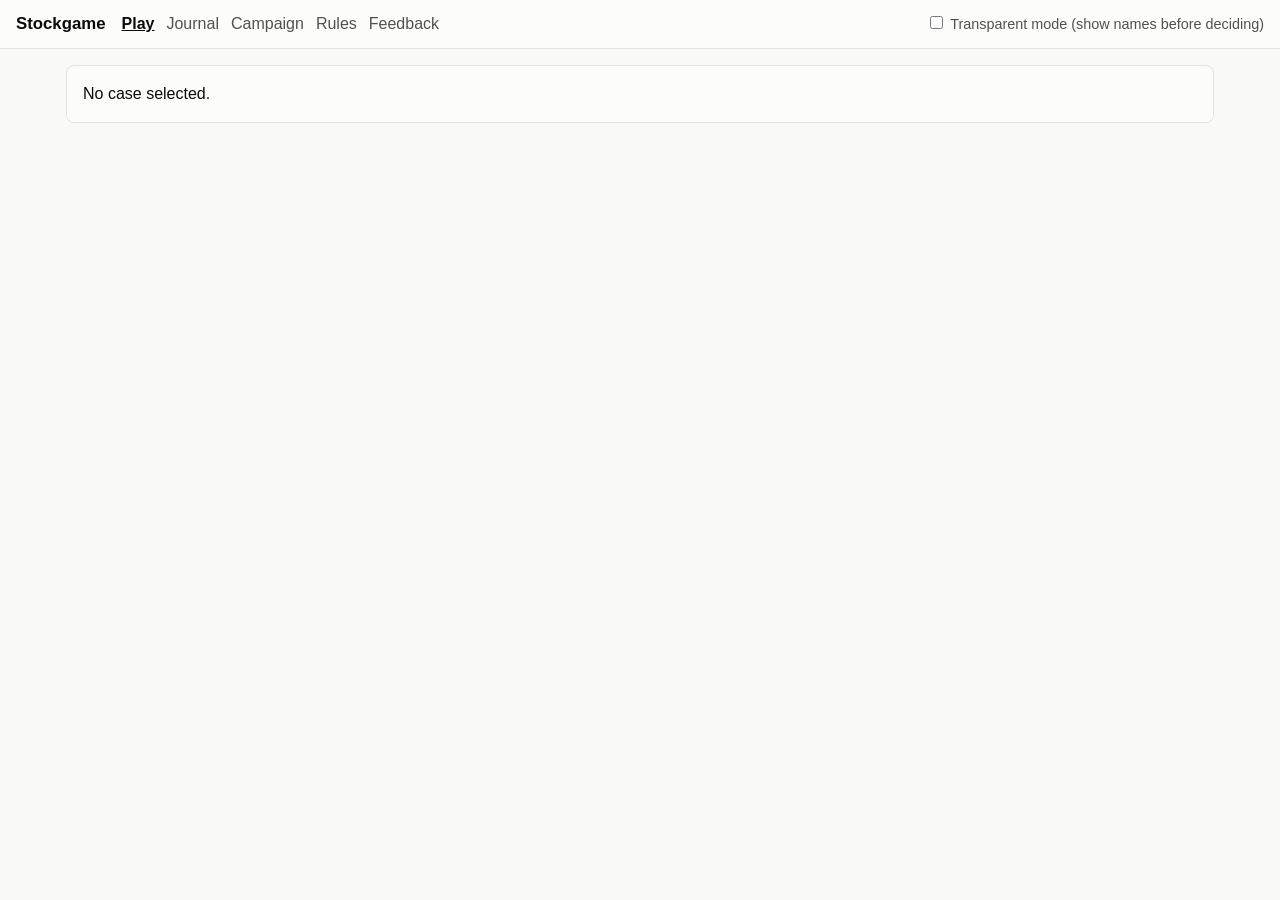
<file: site/play.html>
<!doctype html>
<html lang="en">
<head>
<meta charset="utf-8">
<meta name="viewport" content="width=device-width, initial-scale=1">
<title>Stockgame case</title>
<link rel="stylesheet" href="style.css">
</head>
<body>
<div id="top"></div>
<div class="wrap">
  <div id="head" class="card" role="region" aria-label="Decision header">Loading…</div>
  <div id="debrief"></div>
  <div class="grid">
    <div id="main"></div>
    <aside id="ticket" class="ticket" aria-label="Decision ticket"></aside>
  </div>
</div>
<div id="backdrop" class="backdrop" hidden></div>
<aside id="drawer" class="drawer" hidden role="dialog" aria-modal="true" aria-label="Evidence"></aside>
<script src="app.js"></script>
<script src="sim.js"></script>
<script src="story.js"></script>
<script>
(async () => {
  const { $, el, load, prose, money, pct, signed, dateFmt, horizonText, badge } = SG;
  const params = new URLSearchParams(location.search); const id = params.get('case');
  const campaignMode = params.get('mode') === 'campaign';   // embedded in campaign.html: no topbar, no ticket, no journal, no reveal; the campaign page owns the decision
  if (campaignMode) { document.body.classList.add('embedded'); document.getElementById('top').remove(); } else document.getElementById('top').replaceWith(SG.topbar('play', () => openRules()));
  const head = $('#head'), main = $('#main'), ticket = $('#ticket'), debrief = $('#debrief'), drawer = $('#drawer'), backdrop = $('#backdrop');
  if (!id) { head.textContent = 'No case selected.'; return; }
  let sheet, market, reveal = null, outcome = null, walkExit = null;   // walkExit: simulated early exit (stop/target) that ends the walk before the anniversary
  try { [sheet, market] = await Promise.all([load(`data/${id}/sheet.json`), load(`data/${id}/market.json`)]); } catch (e) { head.textContent = 'Could not load this case: ' + e.message; return; }
  const prior = campaignMode ? null : SG.findCommit(id);
  const transparent = campaignMode ? false : SG.transparent();
  if (transparent || prior) { try { reveal = await load(`data/${id}/reveal.json`); } catch (e) { reveal = null; } }
  const walkPending = prior && !prior.walkthrough_complete && !prior.walkthrough_skipped && !prior.result;   // identity stays hidden until the walk is done or skipped
  const name = reveal && (transparent || (prior && !walkPending)) ? `${reveal.transparent.issuer} (${reveal.transparent.ticker})` : sheet.masked.alias;
  const headName = el('strong', {}, name);
  const revealHeader = () => { if (reveal) headName.textContent = `${reveal.transparent.issuer} (${reveal.transparent.ticker})`; };
  const years = Number(sheet.horizon.count);

  /* ---------- evidence drawer ---------- */
  const claims = new Map((sheet.claims || []).map(c => [c.id, c]));
  const handles = new Map((sheet.source_handles || []).map(s => [s.id, s]));
  function openDrawer(cid) {
    const c = claims.get(cid); drawer.innerHTML = '';
    drawer.append(el('div', { class: 'row' }, el('h2', { style: 'margin:0;flex:1' }, 'Evidence ' + cid), el('button', { class: 'ghost', type: 'button', onclick: closeDrawer }, 'Close')));
    if (!c) { drawer.append(el('p', { class: 'muted' }, 'No claim record for this id (writer omitted it). Treat the sentence as unverified.')); }
    else {
      drawer.append(el('p', {}, c.text, ' ', badge(c.status)));
      if (c.formula) drawer.append(el('p', { class: 'note' }, 'Formula: ' + c.formula + (c.input_ids ? ' from ' + c.input_ids.join(', ') : '')));
      const ul = el('ul', { class: 'plain' });
      for (const sid of c.source_ids || []) { const h = handles.get(sid); const rs = reveal && reveal.sources.find(s => s.id === sid);
        ul.append(el('li', {}, el('div', {}, (rs ? rs.title : (h ? h.masked_title || h.title : sid)), ' ', el('span', { class: 'muted' }, h ? h.kind + ' · public ' + dateFmt(h.available_at) : '')),
          rs && rs.url ? el('div', {}, el('a', { href: rs.url, target: '_blank', rel: 'noopener' }, rs.url)) : el('div', { class: 'note' }, (h && h.availability_basis ? 'Public: ' + h.availability_basis + '. ' : '') + 'Original link shown after you commit.'),
          ...(((rs ? rs.excerpts : (h ? h.excerpts : null)) || []).filter(x => (x.claim_ids || []).includes(cid)).map(x => el('blockquote', { class: 'note', style: 'margin:.3rem 0 .3rem .5rem' }, '“' + x.text + '” — ' + (x.location || '')))))); }
      drawer.append(el('h3', { style: 'font-size:.9rem' }, 'Sources'), ul);
    }
    drawer.hidden = false; backdrop.hidden = false; drawer.querySelector('button').focus();
  }
  function openRules() { drawer.innerHTML = ''; drawer.append(el('div', { class: 'row' }, el('span', { style: 'flex:1' }), el('button', { class: 'ghost', type: 'button', onclick: closeDrawer }, 'Close'))); const s = SG.rulesSection(); s.style.marginTop = '0'; s.classList.remove('card'); drawer.append(s); drawer.hidden = false; backdrop.hidden = false; drawer.querySelector('button').focus(); }
  function closeDrawer() { drawer.hidden = true; backdrop.hidden = true; }
  backdrop.onclick = closeDrawer; document.addEventListener('keydown', e => { if (e.key === 'Escape') closeDrawer(); });
  const P = t => prose(t, openDrawer, true);
  const Psubtle = P;

  /* ---------- header: identity line + stats, rendered lower on the page (see 'Where the stock stands') ---------- */
  head.remove();
  const statsCard = el('section', { class: 'card' }, el('h2', {}, 'Where the stock stands', el('small', {}, 'trailing returns to cutoff')));
  statsCard.append(el('div', { class: 'note', style: 'margin-bottom:.45rem' }, headName, ' · ', sheet.masked.sector));
  statsCard.append(el('div', { class: 'kv' },
    el('div', {}, el('div', { class: 'l' }, '1 month'), el('div', { class: 'v ' + (market.returns['1m'] >= 0 ? 'up' : 'down') }, signed(market.returns['1m'])), el('div', { class: 'p' }, 'S&P 500 ' + signed(market.spy_returns['1m']))),
    el('div', {}, el('div', { class: 'l' }, '3 months'), el('div', { class: 'v ' + (market.returns['3m'] >= 0 ? 'up' : 'down') }, signed(market.returns['3m'])), el('div', { class: 'p' }, 'S&P 500 ' + signed(market.spy_returns['3m']))),
    el('div', {}, el('div', { class: 'l' }, '12 months'), el('div', { class: 'v ' + (market.returns['12m'] >= 0 ? 'up' : 'down') }, signed(market.returns['12m'])), el('div', { class: 'p' }, 'S&P 500 ' + signed(market.spy_returns['12m']))),
    el('div', {}, el('div', { class: 'l' }, 'Vs. 12-month high'), el('div', { class: 'v' }, signed(market.distance_from_trailing_252_high)), el('div', { class: 'p' }, 'from 52-week peak'))));

  /* ---------- blocks ---------- */
  const card = (title, sub, ...kids) => el('section', { class: 'card' }, el('h2', {}, title, sub ? el('small', {}, sub) : null), ...kids);
  const packetNav = el('nav', { class: 'packet-nav', 'aria-label': 'Packet sections' }, el('span', { class: 'nav-label' }, 'Jump to:'));
  main.append(packetNav);
  const V = sheet.valuation || {};
  const fs = sheet.financial_snapshot || {};
  const m = x => x === null || x === undefined ? 'not derived' : (Math.abs(x) >= 1000 ? '$' + (x / 1000).toFixed(1) + ' bn' : '$' + x.toFixed(0) + ' m');
  let hintUsed = false;

  /* opening scene: Story-first card with 3 Plain-English Key Numbers, Investigations, and Bull vs. Bear quick toggle */
  let instinct = null; const askedQ = new Set();
  const heads = (sheet.source_handles || []).filter(h => h.masked_headline && h.available_at && h.available_at <= sheet.cutoff.slice(0, 10) && !/xbrl|company facts/i.test(h.masked_headline)).sort((a, b) => b.available_at.localeCompare(a.available_at)).slice(0, 3);
  const sc = sheet.scene; let sceneRead = !!sc;
  const hw = sheet.help_me_weigh;
  if (sc) {
    const scene = el('section', { class: 'card scene', id: 'sec-scene' }, el('h2', {}, 'Morning of ' + dateFmt(sheet.cutoff) + ' · ' + sc.setup_label));
    const q = el('p', { style: 'font-size:1.05rem;font-weight:500;margin:.6rem 0' }, sc.question);
    if (sc.setup === 'bad_news_headline') scene.append(el('blockquote', { style: 'margin:.4rem 0;padding:.5rem .8rem;border-left:3px solid var(--s2);font-weight:600' }, sc.voice));
    else if (sc.setup === 'analysts_disagree') { const parts = sc.voice.split(/\s(?=The other:)/); scene.append(el('p', {}, el('em', {}, parts[0])), parts[1] ? el('p', {}, el('em', {}, parts[1])) : null); }
    else scene.append(el('p', {}, el('em', {}, '“' + sc.voice + '”')));
    scene.append(q);

    /* 3 Plain-English Key Numbers right in the story card so non-finance & busy players get the gist in 10 seconds */
    const brief = el('div', { class: 'story-brief', 'aria-label': 'Key facts at a glance' });
    brief.append(el('div', { class: 'sb-tile' },
      el('div', { class: 'sb-label' }, '12-month stock move'),
      el('div', { class: 'sb-val ' + (market.returns['12m'] >= 0 ? 'up' : 'down') }, `${signed(market.returns['12m'])} at $${market.last_close.toFixed(2)}`),
      el('div', { class: 'sb-note' }, `S&P 500 ${signed(market.spy_returns['12m'])} · ${Math.abs(market.distance_from_trailing_252_high) < 0.01 ? 'at 12m high' : signed(market.distance_from_trailing_252_high) + ' from 12m high'}`)));
    if (V.status === 'derived' && V.market_cap_musd) {
      const vmode = (fs.presentation && fs.presentation.valuation_mode) || 'revenue';
      const subText = vmode === 'pipeline' && typeof V.net_cash_musd === 'number'
        ? `Net cash is ${(100 * V.net_cash_musd / V.market_cap_musd).toFixed(1)}% of market value (${m(V.net_cash_musd)})`
        : V.ev_to_revenue !== undefined ? `Enterprise value ${m(V.enterprise_value_musd)} (${Number(V.ev_to_revenue).toFixed(1)}× revenue)`
        : `Last full-year revenue ${m(V.annual_revenue_musd)}`;
      brief.append(el('div', { class: 'sb-tile' },
        el('div', { class: 'sb-label' }, 'Company valuation'),
        el('div', { class: 'sb-val' }, m(V.market_cap_musd) + ' market value'),
        el('div', { class: 'sb-note' }, subText)));
    }
    const h0 = (fs.headline || [])[0];
    const v0 = fs.presentation && fs.presentation.metrics && fs.presentation.metrics[0];
    if (h0) {
      brief.append(el('div', { class: 'sb-tile' },
        el('div', { class: 'sb-label' }, (v0 && v0.label) || h0.label),
        el('div', { class: 'sb-val' }, (v0 && v0.display_value) || money(h0.value, h0.unit)),
        el('div', { class: 'sb-note' }, h0.period ? `${h0.period}${h0.prior && h0.prior.value !== null && h0.prior.value !== undefined ? ' (prior ' + money(h0.prior.value, h0.unit) + ')' : ''}` : 'Latest reported period')));
    }
    scene.append(brief);

    if ((sc.ask_friend || []).length) {
      const askBox = el('div', { style: 'margin-top:.7rem' }, el('div', { class: 'note' }, el('strong', {}, sc.ask_label || 'Quick investigation — click to ask:')));
      const row = el('div', { class: 'row', style: 'margin:.35rem 0' }); const ans = el('div');
      sc.ask_friend.forEach((qa, i) => row.append(el('button', { type: 'button', class: 'ghost', 'aria-expanded': 'false', onclick: e => { const open = e.currentTarget.getAttribute('aria-expanded') === 'true'; [...row.children].forEach(b => b.setAttribute('aria-expanded', 'false')); ans.innerHTML = ''; if (!open) { e.currentTarget.setAttribute('aria-expanded', 'true'); ans.append(el('div', { class: 'card', style: 'margin:.4rem 0 0;background:var(--surface)' }, el('p', { style: 'margin:0' }, Psubtle(qa.a)))); askedQ.add(i); } } }, qa.q)));
      askBox.append(row, ans); scene.append(askBox);
    }
    if (hw) {
      const weighQuick = el('details', { style: 'margin-top:.6rem' }, el('summary', { class: 'note' }, el('strong', {}, '⚖️ Compare Bull vs. Bear arguments (plain-English summary)')));
      const wGrid = el('div', { class: 'weigh-grid', style: 'margin-top:.5rem' });
      for (const [k, lab] of [['own', '🟢 Case for buying'], ['flat', '⚪ Reason to wait'], ['short', '🔴 Case against']]) {
        if ((hw[k] || []).length) wGrid.append(el('div', { class: 'sb-tile' }, el('strong', { style: 'font-size:.85rem;display:block;margin-bottom:.3rem' }, lab), el('ul', { class: 'plain', style: 'font-size:.83rem;margin:0' }, ...hw[k].map(x => el('li', { style: 'margin:.25rem 0' }, Psubtle(x))))));
      }
      weighQuick.append(wGrid);
      weighQuick.addEventListener('toggle', () => { if (weighQuick.open) hintUsed = true; });
      scene.append(weighQuick);
    }
    const bizText = (transparent || (prior && !walkPending)) && reveal ? reveal.transparent.business_two_sentences : sheet.masked.business_two_sentences;
    if (bizText) {
      scene.append(el('details', { style: 'margin-top:.4rem' },
        el('summary', { class: 'note' }, el('strong', {}, '🏢 What this company actually does (2-sentence summary)')),
        el('p', { class: 'note', style: 'margin:.35rem 0 0;color:var(--ink)' }, Psubtle(bizText))));
    }
    const hasAssumptions = !campaignMode && (sc.assumptions || []).length > 0;
    scene.append(el('p', { class: 'note', style: 'margin:.6rem 0 0' }, 'You have enough above to make a call on the right, or browse the supporting data below.',
      hasAssumptions ? ' ' : null,
      hasAssumptions ? el('a', { href: '#ticket-assumptions', onclick: e => { e.preventDefault(); const t = document.getElementById('ticket-assumptions') || ticket; t.scrollIntoView({ behavior: 'smooth', block: 'center' }); const first = t.querySelector('input'); if (first) setTimeout(() => first.focus(), 350); } }, `Preview the ${sc.assumptions.length} assumptions in the decision ticket ↓`) : null));
    main.append(scene);
  }

  /* Collapsible Analyst Dossier toggle so the page is clean by default while keeping #main > section > h2 intact for tests and deep-dive readers */
  let dossierOpen = true;
  const dossierBtn = el('button', { type: 'button', class: 'ghost', style: 'width:100%;display:flex;flex-wrap:wrap;gap:.4rem;text-align:left;justify-content:space-between;align-items:center;margin-bottom:.75rem;padding:.6rem .9rem;background:var(--surface)', 'aria-expanded': 'true' });
  const setDossierVis = open => {
    dossierOpen = open;
    dossierBtn.setAttribute('aria-expanded', open ? 'true' : 'false');
    dossierBtn.innerHTML = '';
    dossierBtn.append(
      el('span', {}, el('strong', {}, '📊 Analyst Dossier: Charts, Filings & Deep Dive'), el('span', { class: 'note', style: 'margin-left:.5rem' }, 'Price history, financials, sector tables & catalysts')),
      el('span', { class: 'badge' }, open ? 'Hide details ↑' : 'Expand details ↓')
    );
    for (const sec of main.querySelectorAll(':scope > section:not(#sec-scene)')) sec.hidden = !open;
  };
  dossierBtn.onclick = () => setDossierVis(!dossierOpen);
  main.append(dossierBtn);

  /* Fallback header card only if a case has no opening scene */
  if (!sc) {
    const wc0 = (sheet.what_changed || [])[0];
    main.append(el('section', { class: 'card', id: 'sec-question', style: 'border-left:4px solid var(--s1)' },
      el('h2', { style: 'font-size:1.15rem' }, sheet.neutral_title || 'The decision'),
      el('p', { style: 'font-size:1.02rem' }, P(sheet.player_question || '')),
      wc0 ? el('p', { class: 'note' }, el('strong', {}, 'Why now: '), P(wc0.fact)) : null));
    const bizCard = card('Business', null, el('p', {}, P((transparent || (prior && !walkPending)) && reveal ? reveal.transparent.business_two_sentences : sheet.masked.business_two_sentences)));
    bizCard.id = 'sec-business';
    main.append(bizCard);
  }

  /* market chart */
  const chartHost = el('div'); let span = years >= 3 ? 36 : 12;
  const spanBtns = el('div', { class: 'row', role: 'group', 'aria-label': 'Chart span' });
  const drawMarket = () => { const cut = new Date(market.last_eligible_session + 'T00:00:00Z'); cut.setUTCMonth(cut.getUTCMonth() - span); const from = cut.toISOString().slice(0, 10);
    const bars = market.bars.filter(b => b.d >= from), spy = market.spy.filter(b => b.d >= from);
    SG.lineChart(chartHost, [{ name: 'This stock', cls: 's1', points: bars.map(b => ({ d: b.d, v: b.c })) }, { name: 'S&P 500 (SPY)', cls: 's2', points: spy.map(b => ({ d: b.d, v: b.c })) }], { controls: true, rebase: true, volume: bars.map(b => ({ d: b.d, v: b.v })), label: 'Indexed to 100 at start of window (vs. S&P 500)', rawFmt: r => '$' + r.toFixed(2) }); };
  for (const m of [12, 36]) spanBtns.append(el('button', { class: 'ghost', type: 'button', 'aria-pressed': span === m ? 'true' : 'false', onclick: e => { span = m; [...spanBtns.children].forEach(b => b.setAttribute('aria-pressed', 'false')); e.target.setAttribute('aria-pressed', 'true'); drawMarket(); } }, m === 12 ? 'Past 12 months' : 'Past 3 years'));
  const lastClose = el('div', { class: 'row', style: 'gap:.75rem;margin:.5rem 0;align-items:baseline' },
    el('span', { class: 'note' }, 'Last close before cutoff:'),
    el('strong', { style: 'font-size:1.35rem;font-variant-numeric:tabular-nums' }, '$' + market.last_close.toFixed(2)),
    el('span', { class: 'note' }, 'on ' + dateFmt(market.last_eligible_session)));
  const mktCard = card('Market snapshot', 'price history to cutoff', lastClose, spanBtns, chartHost);
  mktCard.id = 'sec-market';
  main.append(mktCard);
  main.append(statsCard);
  drawMarket();

  /* what changed */
  const wcCard = card('What changed', 'key news before the cutoff', el('ul', { class: 'plain' }, ...(sheet.what_changed || []).map(w => el('li', { style: 'padding:.4rem 0' },
    el('div', {}, el('strong', {}, dateFmt(w.date) + ': '), P(w.fact)),
    w.relationship_to_business ? el('div', { class: 'note', style: 'margin-top:.15rem' }, '→ ', P(w.relationship_to_business)) : null))));
  wcCard.id = 'sec-changed';
  main.append(wcCard);

  /* financial snapshot */
  const humanUnit = u => u === 'USD_millions' ? '$M' : u === 'USD_billions' ? '$B' : u === 'USD_per_share' ? '$/share' : u === 'percent' ? '%' : (u === 'shares_millions' || u === 'millions_of_shares') ? 'M shares' : u === 'shares' ? 'shares' : (u || '');
  const kv = el('div', { class: 'kv' });
  for (const h of fs.headline || []) kv.append(el('div', {}, el('div', { class: 'l' }, h.label), el('div', { class: 'v' }, h.value === null || h.value === undefined ? 'not available' : money(h.value, h.unit)), el('div', { class: 'p' }, (h.period ? h.period : '') + (h.prior && h.prior.value !== null && h.prior.value !== undefined ? ' · vs ' + money(h.prior.value, h.unit) + ' (' + h.prior.period + ')' : '')), h.definition ? el('details', {}, el('summary', { class: 'note' }, 'definition'), el('div', { class: 'note' }, h.definition)) : null));
  const hist = el('table'); const histWrap = el('div');
  if ((fs.history || []).length) {
    const periods = [...new Set(fs.history.flatMap(r => r.cells.map(c => c.period)))];
    const isAnnual = per => /^FY\s?\d{4}|^\d{4}$|full[- ]year|^TTM|^LTM/i.test(String(per)); const isQuarter = per => /^Q[1-4]|quarter|^\dQ|9M|nine|6M|H[12]/i.test(String(per));
    const mixed = periods.some(isAnnual) && periods.some(isQuarter);
    const isStockRow = r => /cash|debt|share|assets|equity|investment|liabilit|deposit|loan|receivable|inventory|backlog|book value|balance/i.test(r.row);
    let perQuarter = false;
    const fmtCell = (v, unit, conv) => {
      if (v === null || v === undefined) return '—';
      if (typeof v !== 'number') return v;
      if (unit === 'shares' && Math.abs(v) >= 1e6) return (v / 1e6).toLocaleString('en-US', { maximumFractionDigits: 1 }) + 'M';
      return v.toLocaleString('en-US', { maximumFractionDigits: 2 });
    };
    const drawHist = () => { hist.innerHTML = '';
      hist.append(el('tr', {}, el('th', {}, 'Metric'), ...periods.map(p => el('th', { class: 'n' }, p + (perQuarter && isAnnual(p) ? ' (÷4)' : '')))));
      for (const r of fs.history) { const stock = isStockRow(r); const uLabel = humanUnit(r.unit);
        hist.append(el('tr', {}, el('td', {}, r.row, uLabel ? el('span', { class: 'muted' }, ' (' + uLabel + ')') : null), ...periods.map(p => { const c = r.cells.find(x => x.period === p); if (!c) return el('td', { class: 'n' }, '—');
          let v = c.value; const conv = perQuarter && isAnnual(p) && !stock && typeof v === 'number'; if (conv) v = v / 4;
          return el('td', { class: 'n', title: 'Filed ' + (c.available_at || '?') + (conv ? ' · annual divided by 4' : '') }, fmtCell(v, r.unit, conv)); }))); } };
    drawHist();
    if (location.hash === '#hist') setTimeout(() => { const d = histWrap.closest('details'); if (d) { d.open = true; d.scrollIntoView(); } }, 300);
    if (mixed) histWrap.append(el('label', { class: 'note', style: 'display:block;margin:.3rem 0' }, el('input', { type: 'checkbox', onchange: e => { perQuarter = e.target.checked; drawHist(); } }), ' Divide full-year (FY) income/cash-flow columns by 4 to compare against single quarters'));
    histWrap.append(el('div', { class: 'scroll' }, hist));
  }
  const vkv = el('div', { class: 'kv', style: 'margin-top:.75rem' });
  if (V.status === 'derived') {
    vkv.append(el('div', {}, el('div', { class: 'l' }, 'Market capitalization ', badge('derived')), el('div', { class: 'v' }, m(V.market_cap_musd)), el('div', { class: 'p' }, V.market_cap_formula)));
    if (V.enterprise_value_musd !== undefined) vkv.append(el('div', {}, el('div', { class: 'l' }, 'Enterprise value ', badge('derived')), el('div', { class: 'v' }, m(V.enterprise_value_musd)), el('div', { class: 'p' }, 'market cap ' + (V.net_cash_musd >= 0 ? 'minus net cash of ' : 'plus net debt of ') + m(Math.abs(V.net_cash_musd)))));
    if (V.annual_revenue_musd) vkv.append(el('div', {}, el('div', { class: 'l' }, (V.ev_to_revenue !== undefined ? 'EV / annual revenue ' : 'Market cap / annual revenue '), badge('derived')), el('div', { class: 'v' }, (V.ev_to_revenue !== undefined ? V.ev_to_revenue : V.market_cap_to_revenue) + 'x'), el('div', { class: 'p' }, 'revenue ' + m(V.annual_revenue_musd) + ', last full year filed before the cutoff')));
  }
  const vdet = el('details', {}, el('summary', { class: 'note' }, 'Valuation inputs and caveats'), el('ul', { class: 'plain' }, ...(V.inputs || []).map(i => el('li', { class: 'note' }, `${i.name}: ${i.value_millions !== undefined ? (i.name === 'shares' ? i.value_millions.toFixed(1) + ' m shares' : m(i.value_millions)) : ''} as of ${i.as_of || i.period || ''}${i.filed ? ', filed ' + i.filed : ''}${i.source ? ' [' + (Array.isArray(i.source) ? i.source.join(', ') : i.source) + ']' : ''}`)), ...(V.caveats || []).map(c => el('li', { class: 'note' }, 'Caveat: ' + c)), el('li', { class: 'note' }, V.note || V.reason || '')));
  if (fs.presentation) {
    const presentation = fs.presentation;
    const snapshot = card('Financial snapshot', 'key figures from filings');
    snapshot.classList.add('financial-snapshot');
    snapshot.id = 'sec-financials';
    const periodLabel = value => /^\d{4}-\d{2}-\d{2}$/.test(value || '') ? 'As of ' + dateFmt(value) : String(value || '').replace(/^Q([1-4])-(\d{4})$/, 'Q$1 $2').replace(/^9M-(\d{4})$/, 'Jan–Sep $1');
    const compactMoney = (value, unit) => money(value, unit).replace(/\$-/, '-$').replace(/ (m|bn|tn)$/, '$1');
    for (const group of presentation.groups) {
      const section = el('section', { class: 'snapshot-group', 'aria-label': group.title }, el('h3', {}, group.title));
      for (const index of group.metrics) {
        const view = presentation.metrics[index];
        const h = view && fs.headline.find(metric => metric.label === view.metric);
        if (!h || !view) continue;
        const prior = h.prior && h.prior.value !== null && h.prior.value !== undefined;
        const detail = el('details', { class: 'snapshot-detail' }, el('summary', {}, 'Formula & filing source'),
          el('p', { class: 'note' }, h.status + ' · published ' + dateFmt(h.available_at) + ' · ' + h.label),
          el('p', { class: 'note' }, 'Exact displayed amount: ' + money(h.value, h.unit)), el('p', { class: 'note' }, P(h.definition || '')));
        if (prior && view.prior_comparable === false) detail.append(el('p', { class: 'note' }, 'Non-comparable prior: ' + compactMoney(h.prior.value, h.unit) + ' (' + periodLabel(h.prior.period) + ').'));
        for (const sid of h.source_ids || []) { const source = handles.get(sid); if (source) detail.append(el('p', { class: 'note' }, source.masked_title || source.title || sid, ' · public ' + dateFmt(source.available_at))); }
        const row = el('div', { class: 'snapshot-row' },
          el('div', { class: 'snapshot-label' }, el('strong', {}, view.label), el('span', { class: 'note' }, periodLabel(h.period))),
          el('div', { class: 'snapshot-number' }, el('strong', {}, view.display_value || compactMoney(h.value, h.unit)),
            prior && view.prior_comparable !== false ? el('span', { class: 'note' }, 'vs ' + compactMoney(h.prior.value, h.unit) + ' · ' + periodLabel(h.prior.period)) : null),
          el('p', { class: 'snapshot-context' }, view.context),
          detail);
        section.append(row);
      }
      snapshot.append(section);
    }
    vkv.className = 'snapshot-valuations';
    // valuation_mode (authored): 'pipeline' hides the revenue multiple (kept under the fold) and shows net cash as a share of market cap; 'revenue' keeps the multiple; 'bank' is market cap only
    const vmode = presentation.valuation_mode || 'revenue';
    if (vmode === 'pipeline' && V.status === 'derived') {
      const rev = [...vkv.children].find(t => /revenue/i.test(t.querySelector('.l').textContent));
      if (rev) { vdet.querySelector('ul').append(el('li', { class: 'note' }, 'Revenue multiple set aside: ' + rev.querySelector('.l').textContent.replace(/derived/, '').trim() + ' ' + Number(V.ev_to_revenue !== undefined ? V.ev_to_revenue : V.market_cap_to_revenue).toFixed(1) + '× on ' + m(V.annual_revenue_musd) + ' of last-full-year revenue; not a useful gauge for a company valued on its pipeline.')); rev.remove(); }
      if (V.market_cap_musd && typeof V.net_cash_musd === 'number') vkv.append(el('div', {}, el('div', { class: 'l' }, 'Net cash / market cap'), el('div', { class: 'v' }, (100 * V.net_cash_musd / V.market_cap_musd).toFixed(1) + '%')));
    }
    const valuationGroup = el('section', { class: 'snapshot-group snapshot-price' }, el('h3', {}, vmode === 'pipeline' ? 'What the market pays for the pipeline' : 'What the market is pricing'), el('p', { class: 'note' }, 'At the ' + dateFmt(V.as_of_price_date) + ' close · derived from reported filings'), vkv, el('p', { class: 'note' }, presentation.valuation_context), vdet);
    // Keep the valuation inputs auditable without making formulas the main reading path.
    for (const tile of vkv.children) {
      const formula = tile.querySelector('.p');
      if (formula) { vdet.append(el('p', { class: 'note' }, formula.textContent)); formula.remove(); }
      const status = tile.querySelector('.badge'); if (status) status.remove();
      const number = tile.querySelector('.v'); if (number) number.textContent = number.textContent.replace(/ (bn|m|tn)$/, '$1').replace(/^(\d+\.\d+)x$/, (_, x) => Number(x).toFixed(1) + '×');
    }
    snapshot.append(valuationGroup, el('details', { class: 'snapshot-history' }, el('summary', {}, 'Full multi-year financial table (click to expand)'), histWrap));
    main.append(snapshot);
  } else {
    const snapshot = card('Financial snapshot', 'key figures from filings', kv, el('h3', { style: 'font-size:.9rem;margin:.75rem 0 0' }, 'Valuation at the cutoff'), vkv, vdet, el('details', { style: 'margin-top:.5rem' }, el('summary', {}, 'Full multi-year financial table'), histWrap));
    snapshot.id = 'sec-financials';
    main.append(snapshot);
  }

  /* sector evidence: clean human-friendly renderer (filters out missing-data rows and empty/internal columns) */
  const se = sheet.sector_evidence || {}; const secCard = card('Sector evidence', null);
  const secTitleMap = {
    segment_table: 'Business segments',
    segments: 'Business segments',
    guidance_table: 'Management guidance vs. actuals',
    guidance: 'Management guidance',
    capital_allocation: 'Capital allocation & balance sheet',
    competitive_position: 'Competitive position & market share',
    competitive_position_facts: 'Competitive position & market share',
    existing_products: 'Approved & partnered products',
    concentration_note: 'Revenue concentration note',
    programs: 'Clinical pipeline programs',
    pipeline_table: 'Clinical pipeline programs',
    trial_summary: 'Key clinical trial results',
    commercial_context: 'Commercial & partnering context'
  };
  const renderVal = v => {
    if (typeof v === 'object' && v !== null) {
      const parts = Object.entries(v).filter(([, val]) => val !== null && val !== undefined && val !== '').map(([key, val]) => `${key.replace(/_/g, ' ')}: ${val}`);
      return el('span', { class: 'note' }, parts.join(' · ') || '—');
    }
    return P(String(v ?? ''));
  };
  const cleanColName = kk => kk.replace(/_usd_millions/gi, ' ($M)').replace(/_pct/gi, ' (%)').replace(/_/g, ' ').replace(/^\w/, c => c.toUpperCase());
  for (const [k, v] of Object.entries(se)) {
    const title = secTitleMap[k] || k.replace(/_/g, ' ').replace(/^\w/, c => c.toUpperCase());
    if (Array.isArray(v) && v.length && typeof v[0] === 'object') {
      const validRows = v.filter(o => o.status !== 'missing');
      if (!validRows.length) continue;
      const keys = [...new Set(validRows.flatMap(o => Object.keys(o)))].filter(x => !['source_ids', 'status', 'reason'].includes(x) && validRows.some(o => o[x] !== undefined && o[x] !== null && o[x] !== ''));
      if (keys.length === 1) {
        secCard.append(el('h3', { style: 'font-size:.9rem' }, title), el('ul', { class: 'plain' }, ...validRows.map(o => el('li', {}, renderVal(o[keys[0]])))));
      } else if (keys.length > 8) {
        secCard.append(el('h3', { style: 'font-size:.9rem' }, title));
        for (const o of validRows) {
          const dl = el('dl', { class: 'note' });
          for (const kk of keys) if (o[kk] !== undefined && o[kk] !== null && o[kk] !== '') dl.append(el('dt', { style: 'font-weight:600;margin-top:.3rem' }, cleanColName(kk)), el('dd', { style: 'margin:0' }, renderVal(o[kk])));
          secCard.append(el('details', { open: '' }, el('summary', {}, o.program || o.product || o.segment || o.metric || o.item || 'item'), dl));
        }
      } else {
        const t = el('table');
        t.append(el('tr', {}, ...keys.map(kk => el('th', {}, cleanColName(kk)))));
        for (const o of validRows) t.append(el('tr', {}, ...keys.map(kk => el('td', {}, renderVal(o[kk])))));
        secCard.append(el('h3', { style: 'font-size:.9rem' }, title), el('div', { class: 'scroll' }, t));
      }
    } else if (Array.isArray(v) && v.length) {
      secCard.append(el('h3', { style: 'font-size:.9rem' }, title), el('ul', { class: 'plain' }, ...v.map(x => el('li', {}, renderVal(x)))));
    } else if (v) {
      secCard.append(el('h3', { style: 'font-size:.9rem' }, title), el('p', {}, renderVal(v)));
    }
  }
  const secSubLabel = /clinical|biotech|pharma/i.test(sheet.sector_module || '') ? 'Pipeline, trial results & commercial context' : /bank/i.test(sheet.sector_module || '') ? 'Segments, credit quality & capital ratios' : 'Segments, guidance, capital allocation & competitive position';
  const secWrap = el('section', { class: 'card', id: 'sec-sector' }, el('details', {}, el('summary', { style: 'cursor:pointer' }, el('strong', {}, 'Sector & guidance breakdown'), el('small', { class: 'muted' }, ' · ' + secSubLabel + ' (click to expand)')), secCard)); secCard.classList.remove('card'); secCard.querySelector('h2').remove();
  main.append(secWrap);

  /* upcoming, unresolved, and macro context combined into one clean forward-looking card */
  const uu = sheet.upcoming_and_unresolved || {};
  const catCard = card('Upcoming catalysts & open questions', 'what was still ahead at the cutoff',
    (uu.catalysts || []).length ? el('h3', { style: 'font-size:.9rem' }, 'Expected upcoming milestones') : null,
    (uu.catalysts || []).length ? el('ul', { class: 'plain' }, ...(uu.catalysts || []).map(c => el('li', {}, P(c.description), ' ', el('span', { class: 'muted' }, '— ' + (c.timing_window || ''))))) : null,
    (uu.unresolved_questions || []).length ? el('h3', { style: 'font-size:.9rem' }, 'Key unresolved questions') : null,
    (uu.unresolved_questions || []).length ? el('ol', {}, ...(uu.unresolved_questions || []).map(q => el('li', {}, P(q)))) : null,
    (sheet.macro_context || []).length ? el('h3', { style: 'font-size:.9rem' }, 'Industry & policy backdrop') : null,
    (sheet.macro_context || []).length ? el('ul', { class: 'plain' }, ...sheet.macro_context.map(m => el('li', {}, el('strong', {}, P(m.item)), el('div', { class: 'note' }, P(m.business_connection))))) : null);
  catCard.id = 'sec-catalysts';
  main.append(catCard);

  /* Only show bottom Help Me Weigh if there was no opening scene card */
  if (hw && !sc) { const d = el('details', {}, el('summary', {}, 'Help me weigh this (evidence-based arguments, no outcome knowledge)')); for (const [k, lab] of [['own', 'For owning'], ['flat', 'For staying flat'], ['short', 'For being short']]) if ((hw[k] || []).length) d.append(el('h3', { style: 'font-size:.9rem' }, lab), el('ul', { class: 'plain' }, ...hw[k].map(x => el('li', {}, P(x))))); d.addEventListener('toggle', () => { if (d.open) hintUsed = true; }); const hwCard = card('Optional', null, d); hwCard.id = 'sec-weigh'; main.append(hwCard); }

  /* Filter out outdated 'market cap not available' writer note when valuation is derived, and keep filing limitations tucked neatly at the bottom */
  const cleanGaps = (sheet.missing_data || []).filter(g => !(V.status === 'derived' && /market cap|share price/i.test(g)));
  if (cleanGaps.length) {
    main.append(el('section', { class: 'card', style: 'padding:.65rem 1rem' },
      el('details', {},
        el('summary', { class: 'note', style: 'cursor:pointer' }, 'Data limitations in public filings (' + cleanGaps.length + ')'),
        el('ul', { class: 'plain' }, ...cleanGaps.map(x => el('li', { class: 'note' }, x))))));
  }
  setDossierVis(true);

  /* populate quick-jump section bar */
  for (const [secId, label] of [['sec-scene', 'Story'], ['sec-market', 'Chart'], ['sec-changed', 'What changed'], ['sec-financials', 'Financials'], ['sec-sector', 'Sector'], ['sec-catalysts', 'Catalysts']]) {
    const target = document.getElementById(secId);
    if (target) packetNav.append(el('a', { href: '#' + secId, onclick: e => { e.preventDefault(); if (secId !== 'sec-scene' && !dossierOpen) setDossierVis(true); const det = target.querySelector(':scope > details'); if (det) det.open = true; target.scrollIntoView({ behavior: 'smooth', block: 'start' }); } }, label));
  }
  if (!campaignMode) packetNav.append(el('a', { href: '#ticket', class: 'nav-ticket', onclick: e => { e.preventDefault(); ticket.scrollIntoView({ behavior: 'smooth', block: 'start' }); const first = ticket.querySelector('input[name=action]'); if (first) setTimeout(() => first.focus(), 350); } }, 'Make your call ↓'));

  /* collapse pre-decision packet into a summary toggle once committed */
  const grid = main.parentElement;
  let packetWrap = null;
  function collapsePacket() {
    if (campaignMode || packetWrap) return;
    const jumpBtn = document.querySelector('button.primary.jump'); if (jumpBtn) jumpBtn.remove();
    packetWrap = el('details', { class: 'packet-disclosure' },
      el('summary', {}, `Review pre-decision briefing packet (${sheet.masked.alias} · cutoff ${dateFmt(sheet.cutoff)})`),
      grid);
    debrief.after(packetWrap);
  }

  /* ---------- ticket ---------- */
  function renderTicket() {
    ticket.innerHTML = '';
    const c = el('div', { class: 'card' }, el('h2', {}, 'Make your call'));
    c.append(el('p', { class: 'note', style: 'margin:0 0 .65rem' }, '2 quick steps: pick your move and the main reason you believe it.'));
    const f = el('form', {});
    const actMeta = [
      ['buy', '🟢 Buy', 'Bet it rises'],
      ['skip', '⚪ Pass', 'Stay in cash'],
      ['short', '🔴 Short', 'Bet it drops']
    ];
    const act = el('fieldset', {}, el('legend', {}, el('strong', {}, '1. Your move')),
      el('div', { class: 'action-pills' }, ...actMeta.map(([a, label, sub]) =>
        el('label', {}, el('input', { type: 'radio', name: 'action', value: a, required: '', onchange: () => orderAssumptions(a) }), label, el('small', {}, sub)))));
    const orderAssumptions = action => { const list = f.querySelector('.assume-list'); if (!list) return; const rank = { buy: { bull: 0, neutral: 1, bear: 2 }, short: { bear: 0, neutral: 1, bull: 2 }, skip: { neutral: 0, bull: 1, bear: 2 } }[action] || {}; [...list.children].sort((x, y) => (rank[x.dataset.side] ?? 1) - (rank[y.dataset.side] ?? 1)).forEach(n => list.append(n)); };
    const avail = sheet.horizons_available || [String(years)];
    const hz = el('fieldset', {}, el('legend', {}, el('strong', {}, 'Hold period'), ', calendar years'),
      el('div', { class: 'hz-pills' }, ...['1', '3', '5'].map(h =>
        el('label', { style: avail.includes(h) ? '' : 'opacity:.45;cursor:not-allowed' },
          el('input', { type: 'radio', name: 'years', value: h, checked: Number(h) === years ? '' : null, disabled: avail.includes(h) ? null : '' }),
          h + (h === '1' ? ' year' : ' years'),
          el('small', {}, Number(h) === years ? 'case default' : avail.includes(h) ? 'available' : 'no data')))));
    const size = el('fieldset', {}, el('legend', {}, el('strong', {}, 'Position size'), ', share of $100,000'), ...[5, 10, 20].map(s => el('label', {}, el('input', { type: 'radio', name: 'size', value: s, checked: s === 10 ? '' : null }), ` ${s}% ($${(s * 1000).toLocaleString('en-US')})`)));
    const mkSel = (name, opts) => { const s = el('select', { name, style: 'font:inherit;padding:.3rem;background:var(--bg);color:var(--ink);border:1px solid var(--axis);border-radius:4px' }); for (const [v, l] of opts) s.append(el('option', { value: v }, l)); return s; };
    const exits = el('fieldset', { class: 'exit-levels' }, el('legend', {}, 'Exit levels'),
      el('label', {}, 'Stop loss ', mkSel('stop', [['', 'none'], ['10', 'close 10% against you'], ['20', '20%'], ['30', '30%'], ['50', '50%']])),
      el('label', {}, 'Take profit ', mkSel('tp', [['', 'none'], ['25', 'close 25% in your favour'], ['50', '50%'], ['100', '100%'], ['200', '200%']])),
      el('div', { class: 'note' }, 'Checked on daily closes, filled at the next open, so a gap can fill far past your level.'));
    const hasA = !!(sc && (sc.assumptions || []).length);
    const sideTag = side => side === 'bull' ? ' · Bullish ↑' : side === 'bear' ? ' · Skeptical ↓' : '';
    const reason = hasA
      ? el('fieldset', { id: 'ticket-assumptions' }, el('legend', {}, el('strong', {}, '2. Because I believe…'), ' (pick 1 or 2)'), el('div', { class: 'assume-list' }, ...sc.assumptions.map(a => el('label', { 'data-side': a.side || 'neutral' }, el('input', { type: 'checkbox', name: 'assume', value: a.id }), el('span', {}, a.text, a.side && a.side !== 'neutral' ? el('span', { class: 'muted' }, sideTag(a.side)) : null)))), el('textarea', { name: 'reason', placeholder: 'Optional note: any detail you want to remember' }))
      : el('fieldset', { id: 'ticket-assumptions' }, el('legend', {}, el('strong', {}, '2. Main reason')), el('textarea', { name: 'reason', placeholder: 'Optional: one or two sentences' }));
    const preview = el('div', { class: 'ticket-preview', 'aria-live': 'polite' });
    const btn = el('button', { class: 'primary', type: 'submit' }, 'Commit and reveal');
    const detail = el('details', { class: 'ticket-advanced' }, el('summary', {}, '⚙️ Customize size & exit rules (default: 10% / $10k, no stop)'), size, exits);
    const syncTicket = () => {
      const fd = new FormData(f);
      const a = fd.get('action');
      const yrsSel = Number(fd.get('years') || years);
      const szSel = Number(fd.get('size') || 10);
      const isSkip = a === 'skip';
      size.hidden = isSkip;
      detail.hidden = isSkip;
      if (isSkip) {
        detail.open = false;
        const stopSel = f.querySelector('[name=stop]'), tpSel = f.querySelector('[name=tp]');
        if (stopSel) stopSel.value = '';
        if (tpSel) tpSel.value = '';
      }
      const hzLabel = `${yrsSel} calendar ${yrsSel === 1 ? 'year' : 'years'}`;
      preview.innerHTML = '';
      if (!a) {
        preview.append(el('strong', {}, 'Next step: '), `Pick Buy, Pass, or Short above. Your call will be evaluated over ${hzLabel} against SPY and dated public evidence.`);
      } else if (isSkip) {
        preview.append(el('strong', {}, `Skip over ${hzLabel}: `), 'Your $100,000 stays in cash (0% return, no position size or stop/target needed). After committing, you can walk through the dated record or jump straight to the result.');
      } else {
        const stopVal = fd.get('stop'), tpVal = fd.get('tp');
        const exitNote = (stopVal || tpVal) ? ` (or earlier if your ${[stopVal ? `-${stopVal}% stop` : '', tpVal ? `+${tpVal}% target` : ''].filter(Boolean).join(' / ')} triggers)` : '';
        const dollarAmt = (1000 * szSel).toLocaleString('en-US');
        preview.append(el('strong', {}, `${a === 'buy' ? 'Buy' : 'Short'} ${szSel}% ($${dollarAmt}) for ${hzLabel}${exitNote}: `), 'Fills at the next regular session open. Commit below to see how it played out.');
      }
    };
    f.addEventListener('change', syncTicket);
    syncTicket();
    f.append(act, hz, reason, detail, preview, btn);
    f.onsubmit = async e => { e.preventDefault(); const fd = new FormData(f); const action = fd.get('action'); if (!action) return;
      const assume = fd.getAll('assume');
      if (hasA && (assume.length < 1 || assume.length > 2)) { let err = f.querySelector('.err'); if (!err) { err = el('p', { class: 'err', role: 'alert', style: 'color:var(--bad)' }); btn.before(err); } err.textContent = 'Pick one or two assumptions your decision depends on.'; return; }
      const yrs = Number(fd.get('years') || years);
      const entry = { case_id: id, alias: sheet.masked.alias, cutoff: sheet.cutoff, horizon: yrs + ' calendar ' + (yrs === 1 ? 'year' : 'years'), horizon_years: yrs, stop_pct: action !== 'skip' && fd.get('stop') ? Number(fd.get('stop')) : null, tp_pct: action !== 'skip' && fd.get('tp') ? Number(fd.get('tp')) : null, action, size: action === 'skip' ? 0 : Number(fd.get('size')), p_beats_spy: null, reason: fd.get('reason'), hint_used: hintUsed, scene_setup: sc ? sc.setup : null, instinct, asked_friend: [...askedQ], assumptions: assume, transparent_mode: transparent, decided_at: new Date().toISOString() };
      const ok = SG.upsertCommit(entry) && SG.findCommit(id);
      if (!ok) { let err = f.querySelector('.err'); if (!err) { err = el('p', { class: 'err', role: 'alert', style: 'color:var(--bad)' }); btn.before(err); } err.textContent = 'Your decision could not be saved in this browser (storage blocked or full). Nothing was revealed. Free some space or allow site data, then press Commit again.'; btn.focus(); return; }
      await showDebrief(entry); };
    c.append(f); ticket.append(c);
  }
  async function showDebrief(entry) {
    if (!outcome) { try { outcome = await load(`data/${id}/outcome.json`); } catch (e) { outcome = null; } }
    const allStops = outcome && outcome.scene_check && outcome.scene_check.walkthrough || [];
    const yrsW = entry.horizon_years || years;
    let exitD = outcome && outcome.sim && outcome.sim.horizons[String(yrsW)];
    walkExit = null;
    if (outcome && outcome.sim && entry.action !== 'skip' && (entry.stop_pct || entry.tp_pct)) {   // a stop or target that fired ends the holding period early
      const r = SIM.simulate(outcome.sim, { action: entry.action, size: entry.size, years: yrsW, stop: entry.stop_pct || 0, tp: entry.tp_pct || 0 });
      if (r.status === 'ok' && r.stopped) { exitD = r.exit.date; walkExit = r; }
    }
    const dated = exitD && STORY.atExit(outcome, exitD);
    const wt = dated ? dated.stops : exitD ? allStops.filter(s => s.event.date <= exitD) : allStops;
    if (wt.length && !entry.walkthrough_skipped && !entry.walkthrough_complete && !entry.result) {
      const reflections = Array.isArray(entry.walkthrough) ? entry.walkthrough : [];
      const next = wt.findIndex(s => !reflections.some(r => r.event_id === s.event.id && ['strengthens', 'weakens', 'unresolved'].includes(r.view)));
      if (next >= 0) return entry.walkthrough_started || reflections.length ? walk(entry, wt, next) : showGate(entry, wt);
    }
    return showDebriefFull(entry);
  }
  function showGate(entry, wt) {
    collapsePacket();
    ticket.innerHTML = ''; debrief.innerHTML = '';
    const callLabel = entry.action === 'skip' ? 'Pass (stayed in cash)' : `${entry.action === 'buy' ? 'Buy' : 'Short'} ${entry.size}% ($${(entry.size * 1000).toLocaleString('en-US')})`;
    const g = el('section', { class: 'card', style: 'border-left:4px solid var(--s1)' },
      el('h2', {}, 'Locked in: ' + callLabel),
      el('p', {}, `Want to fast-forward through the ${wt.length} key turning ${wt.length === 1 ? 'point' : 'points'} as they happened, or jump straight to the final reveal?`),
      el('div', { class: 'row' },
        el('button', { class: 'primary', type: 'button', style: 'width:auto', onclick: () => { if (saveWalk(entry, { walkthrough_started: true }, g)) walk(entry, wt, 0); } }, `Walk through what happened (${wt.length} ${wt.length === 1 ? 'stop' : 'stops'})`),
        el('button', { class: 'ghost', type: 'button', onclick: () => { if (saveWalk(entry, { walkthrough_skipped: true }, g)) showDebriefFull(entry); } }, 'Show the result')),
      walkExit ? el('p', { class: 'note' }, `Your ${walkExit.exit_reason.startsWith('stop') ? 'stop loss' : 'take profit'} closed the position on ${dateFmt(walkExit.exit.date)}, before the anniversary, so the walk stops there.`) : null);
    debrief.append(g); g.scrollIntoView({ behavior: 'smooth', block: 'start' });
  }
  function saveWalk(entry, patch, host) {
    const updated = { ...entry, ...patch };
    if (!SG.upsertCommit(updated)) {
      let error = host.querySelector('.walk-error');
      if (!error) { error = el('p', { class: 'walk-error', role: 'alert' }); host.append(error); }
      error.textContent = 'Your progress could not be saved. Allow site storage or free some space, then try again.';
      return false;
    }
    Object.assign(entry, patch);
    return true;
  }
  function walk(entry, wt, i) {
    collapsePacket();
    debrief.innerHTML = ''; const s = wt[i]; const ev = s.event; const refl = Array.isArray(entry.walkthrough) ? [...entry.walkthrough] : [];
    const upto = outcome.sim.path.filter(b => b.d <= ev.date), sp = outcome.sim.spy_path.filter(b => b.d <= ev.date);
    const p0 = upto[0]?.c || outcome.sim.entry?.open || 1, pNow = upto[upto.length - 1]?.c || p0;
    const stockMove = (pNow - p0) / p0;
    const posMove = entry.action === 'short' ? -stockMove : stockMove;
    const stake = (entry.size || 10) * 1000;
    const stakeNow = Math.round(stake * (1 + posMove));
    const statusChip = entry.action === 'skip'
      ? `Stock is ${signed(stockMove)} since your cutoff (you stayed in cash)`
      : `Your $${stake.toLocaleString('en-US')} ${entry.action} is at ~$${stakeNow.toLocaleString('en-US')} (${signed(posMove)})`;
    const card = el('section', { class: 'card', style: 'border-left:4px solid var(--s1)' },
      el('div', { class: 'row', style: 'justify-content:space-between' },
        el('h2', { style: 'margin:0' }, `Stop ${i + 1} of ${wt.length} · ${dateFmt(ev.date)}`),
        el('span', { class: 'badge ' + (entry.action !== 'skip' ? (posMove >= 0 ? 'reported' : 'interpretation') : '') }, statusChip),
        el('button', { class: 'ghost', type: 'button', style: 'font-size:.8rem;padding:.2rem .55rem', onclick: () => { if (saveWalk(entry, { walkthrough_skipped: true }, card)) showDebriefFull(entry); } }, 'Skip to final result →')),
      el('p', { style: 'font-size:1.05rem;margin:.6rem 0 .35rem' }, el('strong', {}, ev.headline)),
      el('p', {}, s.stage_text),
      walkExit && i + 1 === wt.length ? el('p', { class: 'note' }, `Last stop: your ${walkExit.exit_reason.startsWith('stop') ? 'stop loss' : 'take profit'} closed the position on ${dateFmt(walkExit.exit.date)}. Later events are shown in the debrief as context only.`) : null);
    const ph = el('div'); card.append(el('h3', { style: 'font-size:.9rem;margin-top:.8rem' }, 'The path so far (identity still hidden)'), ph);
    SG.lineChart(ph, [{ name: 'This stock', cls: 's1', points: upto.map(b => ({ d: b.d, v: b.c })) }, { name: 'SPY', cls: 's2', points: sp.map(b => ({ d: b.d, v: b.c })) }], { controls: true, rebase: true, label: 'Closing prices from entry to this stop, indexed to 100', rawFmt: r => '$' + r.toFixed(2) });
    const selected = (outcome.scene_check.assumptions || []).filter(a => (entry.assumptions || []).includes(a.id));
    if (selected.length) card.append(el('div', { class: 'card', style: 'background:var(--chip);margin:.6rem 0' }, el('strong', {}, 'Your decision depended on'), el('ul', { style: 'margin:.25rem 0 0' }, ...selected.map(a => el('li', {}, a.text)))));
    card.append(el('p', { style: 'margin-top:.7rem' }, el('strong', {}, 'How does this news sit with your call?')));
    const row = el('div', { class: 'row' });
    for (const [k, lab, aria] of [['strengthens', '👍 Strengthens my view', 'Strengthens'], ['weakens', '🤨 Weakens my view', 'Weakens'], ['unresolved', '🤷 Unresolved / too early', 'Unresolved']]) row.append(el('button', { type: 'button', class: 'ghost', 'aria-label': aria, onclick: () => { refl[i] = { event_id: ev.id, date: ev.date, view: k }; if (!saveWalk(entry, { walkthrough: refl, walkthrough_started: true, walkthrough_complete: i + 1 === wt.length }, card)) return; if (i + 1 < wt.length) walk(entry, wt, i + 1); else showDebriefFull(entry); } }, lab));
    card.append(row); debrief.append(card); card.scrollIntoView({ behavior: 'smooth', block: 'start' });
  }
  async function showDebriefFull(entry) {
    collapsePacket();
    ticket.innerHTML = ''; revealHeader(); ticket.append(el('div', { class: 'card' }, el('h2', {}, 'Your decision'), el('p', {}, el('strong', {}, entry.action + (entry.size ? ' ' + entry.size + '%' : '') + ' · ' + (entry.horizon || horizonText(sheet.horizon))), (entry.stop_pct ? ' · stop ' + entry.stop_pct + '%' : '') + (entry.tp_pct ? ' · target +' + entry.tp_pct + '%' : ''), (typeof entry.p_beats_spy === 'number' ? ' · you gave it ' + entry.p_beats_spy + '% to beat SPY' : '')), el('p', { class: 'note' }, entry.reason), entry.contrary ? el('p', { class: 'note' }, 'Contrary: ' + entry.contrary) : null, entry.change ? el('p', { class: 'note' }, 'Would change my mind: ' + entry.change) : null, el('p', { class: 'muted' }, 'Decided ' + entry.decided_at.slice(0, 16).replace('T', ' ')), el('a', { href: 'index.html' }, 'Next case')));
    try { [outcome, reveal] = await Promise.all([load(`data/${id}/outcome.json`), reveal ? Promise.resolve(reveal) : load(`data/${id}/reveal.json`)]); } catch (e) { debrief.append(el('p', { class: 'card' }, 'Outcome not available: ' + e.message)); return; }
    const yrs = entry.horizon_years || years;
    const simr = SIM.simulate(outcome.sim, { action: entry.action, size: entry.size, years: yrs, stop: entry.stop_pct || 0, tp: entry.tp_pct || 0 });
    const hold = SIM.simulate(outcome.sim, { action: 'buy', size: 10, years: yrs });   // plain hold over the chosen horizon, for the stock and SPY tiles
    if (simr.status !== 'ok' || hold.status !== 'ok') { debrief.append(el('p', { class: 'card' }, 'Outcome not available for that horizon: ' + (simr.reason || hold.reason))); return; }
    const dated = STORY.atExit(outcome, simr.exit.date);
    const comparison = dated ? { ...simr } : hold;
    if (dated) {
      const prices = [...outcome.sim.path.filter(b => b.d < simr.exit.date).map(b => b.c), simr.exit.open];
      let peak = prices[0]; comparison.max_drawdown = 0;
      for (const price of prices) { peak = Math.max(peak, price); comparison.max_drawdown = Math.min(comparison.max_drawdown, price / peak - 1); }
    }
    const key = entry.action === 'skip' ? 'skip' : `${entry.action}_${entry.size}`; const res = { position_return: simr.position_return, portfolio_return: simr.portfolio_return, end_equity: simr.end_equity };
    const beat = hold.long_return > hold.spy_return ? 1 : 0; const brier = typeof entry.p_beats_spy === 'number' ? Math.pow(entry.p_beats_spy / 100 - beat, 2) : null;
    entry.result = { position_return: res.position_return ?? 0, portfolio_return: res.portfolio_return, spy_return: hold.spy_return, brier, beat_spy: beat, exit_date: simr.exit.date, exit_reason: simr.exit_reason, horizon_years: yrs }; entry.reveal_name = `${reveal.transparent.issuer} (${reveal.transparent.ticker})`; SG.upsertCommit(entry);
    debrief.innerHTML = '';
    const posRet = res.position_return ?? 0;
    const spyRet = comparison.spy_return ?? 0;
    const headlineVerdict = entry.action === 'skip'
      ? (comparison.long_return < 0 ? `✅ Good pass: the stock fell ${signed(comparison.long_return)} while your cash stayed safe` : `⚪ You passed: the stock returned ${signed(comparison.long_return)} (S&P 500 ${signed(spyRet)})`)
      : posRet > spyRet ? `🏆 Your ${entry.action} returned ${signed(posRet)}, beating the S&P 500 (${signed(spyRet)})`
      : posRet > 0 ? `📈 Your ${entry.action} made ${signed(posRet)}, trailing the S&P 500 (${signed(spyRet)})`
      : `📉 Your ${entry.action} returned ${signed(posRet)} (S&P 500 ${signed(spyRet)})`;
    const hero = el('div', { class: 'reveal-hero' },
      el('div', { class: 'rh-eyebrow' }, 'Mystery company revealed'),
      el('div', { class: 'rh-company' }, `${reveal.transparent.issuer} (${reveal.transparent.ticker} · ${reveal.transparent.exchange})`),
      el('div', { class: 'rh-verdict' }, headlineVerdict),
      el('p', { class: 'note', style: 'margin:.45rem 0 0' }, `You chose ${yrs} ${yrs === 1 ? 'year' : 'years'}. Entry ${dateFmt(simr.entry.date)} at $${simr.entry.open.toFixed(2)} open; exit ${dateFmt(simr.exit.date)} at $${simr.exit.open.toFixed(2)} open, ${simr.calendar_days} days: ${simr.exit_reason}.`));
    const d = el('section', { class: 'card', 'aria-live': 'polite' },
      el('div', { class: 'row', style: 'justify-content:space-between;margin-bottom:.5rem' },
        el('h2', { style: 'margin:0' }, 'Debrief'),
        el('a', { href: 'index.html', class: 'btn-link', style: 'padding:.35rem .8rem;font-size:.85rem' }, 'Play another case →')),
      hero);
    d.append(el('div', { class: 'kv' },
      el('div', {}, el('div', { class: 'l' }, 'Your portfolio'), el('div', { class: 'v ' + (res.portfolio_return > 0 ? 'up' : res.portfolio_return < 0 ? 'down' : '') }, signed(res.portfolio_return)), el('div', { class: 'p' }, '$' + res.end_equity.toLocaleString('en-US', { maximumFractionDigits: 0 }) + ' from $100,000')),
      el('div', {}, el('div', { class: 'l' }, 'Position return' + (entry.action === 'skip' ? ' (not taken)' : '')), el('div', { class: 'v' }, signed(res.position_return ?? 0)), el('div', { class: 'p' }, (simr.stopped ? 'exited early: ' + simr.exit_reason.split(',')[0] + '; ' : '') + 'after slippage' + (entry.action === 'short' ? ', borrow and dividends owed' : ', dividends received') + (!dated && simr.stopped ? '. Held to the anniversary it would have been ' + signed(entry.action === 'short' ? hold.short_return : hold.long_return) : ''))),
      el('div', {}, el('div', { class: 'l' }, dated ? 'Stock, long total return to your exit' : `Stock, long total return over ${yrs}y`), el('div', { class: 'v ' + (comparison.long_return > 0 ? 'up' : 'down') }, signed(comparison.long_return)), el('div', { class: 'p' }, (dated ? 'same entry and exit, dividends $' : 'held to the anniversary, dividends $') + comparison.dividends_per_share.toFixed(2) + '/share')),
      el('div', {}, el('div', { class: 'l' }, 'S&P 500 ETF, same dates'), el('div', { class: 'v ' + (comparison.spy_return > 0 ? 'up' : 'down') }, signed(comparison.spy_return)), el('div', { class: 'p' }, 'same dates, dividends included, no costs')),
      el('div', {}, el('div', { class: 'l' }, 'Worst drawdown on the path'), el('div', { class: 'v down' }, signed(comparison.max_drawdown)), el('div', { class: 'p' }, dated ? 'daily closes, ending at your exit open' : 'closing basis, over the chosen horizon')),
      dated || typeof entry.p_beats_spy !== 'number' ? null : el('div', {}, el('div', { class: 'l' }, 'Your forecast'), el('div', { class: 'v' }, `${entry.p_beats_spy}% that it beats SPY`), el('div', { class: 'p' }, `It ${beat ? 'did' : 'did not'} over ${yrs}y: ${signed(hold.long_return)} against SPY ${signed(hold.spy_return)}. One case proves nothing about a forecast; the journal compares your numbers with how often they came true once you have five or more.`))));
    const ph = el('div'); d.append(el('h3', { style: 'font-size:.9rem;margin-top:1rem' }, 'What the path looked like'), ph);
    const snap = (marks, path) => (marks || []).map(m => { const hit = path.find(b => b.d >= m.d); return hit ? { ...m, d: hit.d } : null; }).filter(Boolean);
    const afMarks = (outcome.aftermath && outcome.aftermath.events) ? [...outcome.aftermath.events].sort((a, b) => a.date.localeCompare(b.date)).map((e, i) => ({ d: e.date, label: String(i + 1), scored: false })) : [];
    const hExit = dated ? simr.exit.date : outcome.sim.horizons[String(yrs)];
    const throughExit = (path, fill) => dated ? [...path.filter(b => b.d < hExit), { d: hExit, c: fill }] : path.filter(b => b.d <= hExit);
    const hPath = throughExit(outcome.sim.path, simr.exit.open);
    const hSpy = throughExit(outcome.sim.spy_path, outcome.sim.spy_path.find(b => b.d === hExit).o);
    const exitMark = simr.stopped ? [{ d: simr.exit.date, label: 'your exit', scored: true }] : [];
    SG.lineChart(ph, [{ name: reveal.transparent.ticker, cls: 's1', points: hPath.map(b => ({ d: b.d, v: b.c })) }, { name: 'SPY', cls: 's2', points: hSpy.map(b => ({ d: b.d, v: b.c })) }], { controls: true, rebase: true, markers: [...snap(dated ? afMarks.filter(m => dated.events.some(e => e.date === m.d)) : afMarks, hPath), ...exitMark], label: dated ? 'Daily closes before exit, then the exit opening price, indexed to 100' : 'Closing prices from entry to exit, indexed to 100', rawFmt: r => '$' + r.toFixed(2) });
    const appendEvidence = (host, ids) => {
      for (const eid of ids || []) {
        const ev = dated.events.find(e => e.id === eid);
        if (ev) host.append(el('p', { class: 'note' }, dateFmt(ev.date) + ' · ', el('a', { href: ev.source.url, target: '_blank', rel: 'noopener' }, ev.headline), ' · source published ' + dateFmt(ev.source.published)));
      }
    };
    /* checking your thesis */
    const sck0 = outcome.scene_check;
    if (sck0 && ((entry.assumptions || []).length || entry.instinct || (entry.walkthrough || []).length)) {
      const box = el('div', { style: 'margin-top:1rem', class: 'thesis-check' }, el('h3', { style: 'font-size:.9rem' }, 'Checking your thesis'));
      const inst = entry.instinct ? { interested: 'interested', unconvinced: 'unconvinced', against: 'against it' }[entry.instinct] : null;
      box.append(el('p', {}, (inst ? `You started ${inst} and ` : 'You ') + `chose ${entry.action}${entry.size ? ' at ' + entry.size + '%' : ''}` + ((entry.assumptions || []).length ? ', resting on:' : '.')));
      if ((entry.assumptions || []).length) { const ul = el('ul', { class: 'plain' }); for (const aid of entry.assumptions) { const a = (sck0.assumptions || []).find(x => x.id === aid); const check = dated && dated.checks[aid]; const v = dated ? check && check.text : (sck0.thesis_check || {})[aid]; const item = el('li', {}, el('strong', {}, a ? a.text : aid), v ? el('div', { class: 'note' }, v) : el('div', { class: 'note muted' }, 'No check written for this assumption.')); if (check) appendEvidence(item, check.event_ids); ul.append(item); } box.append(ul); }
      if (entry.reason) box.append(el('p', { class: 'note' }, 'Your supporting fact: ' + entry.reason));
      if ((entry.walkthrough || []).length) box.append(el('p', { class: 'note' }, 'On the walk you said: ' + entry.walkthrough.filter(w => !dated || dated.stops.some(s => s.event.id === w.event_id)).map(w => `${dateFmt(w.date)} ${w.view}`).join(' · ') + '.'));
      if (entry.result && entry.result.exit_date) box.append(el('p', { class: 'note' }, `Your trade closed on ${dateFmt(entry.result.exit_date)}; evidence dated after that is context, not part of your result.`));
      d.append(box);
    }
    if (dated) {
      const story = el('div', { class: 'horizon-story' }, el('h3', {}, 'The story by your exit'), el('p', {}, dated.narrative.text), el('p', { class: 'note' }, 'Editorial interpretation of evidence available before ' + dateFmt(simr.exit.date) + '. A profitable result alone does not validate an assumption.'));
      appendEvidence(story, dated.narrative.event_ids); d.append(story);
    }
    const context = dated ? el('details', { class: 'later-context', style: 'margin-top:1rem' }, el('summary', {}, 'Explore the full story and other horizons (optional later context)'), el('p', { class: 'note' }, 'This archive includes developments after your exit and retrospective sources. They were not evidence for your result.')) : d;
    if (dated) d.append(context);
    /* checking the pitch */
    const sck = outcome.scene_check;
    if (sck && sck.claims && sck.claims.length) {
      const box = el('div', { style: 'margin-top:1rem' }, el('h3', { style: 'font-size:.9rem' }, 'Checking the ' + (sck.setup === 'analysts_disagree' ? 'two analysts' : sck.setup === 'bad_news_headline' ? 'headline' : sck.setup === 'familiar_product' ? 'shelf observation' : 'friend')));
      box.append(el('p', { class: 'note' }, el('em', {}, '“' + sck.voice + '”')));
      const ul = el('ul', { class: 'plain' });
      for (const c of sck.claims) { const chk = (sck.debrief_check || {})[c.id]; ul.append(el('li', {}, el('strong', {}, c.text), chk ? el('div', { class: 'note' }, chk) : el('div', { class: 'note muted' }, 'Check not yet written for this claim.'))); }
      box.append(ul); context.append(box);
    }
    /* aftermath: dated, sourced events after the cutoff */
    const af = outcome.aftermath;
    if (af && af.events) {
      const kinds = { earnings: 'earnings', guidance: 'guidance', clinical: 'clinical', regulatory: 'regulatory', deal: 'deal', financing: 'financing', management: 'management', legal: 'legal', product: 'product', macro: 'macro', corporate_action: 'corporate action', other: 'other' };
      const sec = el('div', { style: 'margin-top:1rem' }, el('h3', { style: 'font-size:.9rem' }, 'What happened next, from the record'), el('p', { class: 'note' }, af.attribution_caveat || ''));
      const hn = af.horizon_notes || {}; const order = Object.keys(hn).sort((a, b) => Number(a) - Number(b));
      for (const k of order) sec.append(el('p', {}, el('strong', {}, k + ' year' + (k === '1' ? '' : 's') + (Number(k) === yrs ? ' (your horizon)' : '') + ': '), hn[k]));
      const evs = [...af.events].sort((a, b) => a.date.localeCompare(b.date));
      const tl = el('ol', { class: 'plain', style: 'list-style:none;padding-left:0' });
      for (const e of evs) tl.append(el('li', { style: 'margin:.4rem 0;padding-left:.6rem;border-left:3px solid var(--grid)' }, el('div', {}, el('strong', {}, dateFmt(e.date)), ' ', badge(kinds[e.kind] || e.kind), e.id ? el('span', { class: 'muted' }, ' ' + e.id) : null), el('div', {}, e.headline), e.detail ? el('div', { class: 'note' }, e.detail) : null, e.source_quote ? el('div', { class: 'note' }, '“' + e.source_quote + '”') : null, e.source && e.source.url ? el('div', { class: 'note' }, el('a', { href: e.source.url, target: '_blank', rel: 'noopener' }, e.source.title || e.source.url), e.source.publisher ? ' · ' + e.source.publisher : '', e.source.published ? ' · ' + dateFmt(e.source.published) : '', e.opened === false ? ' · not opened' : '') : null));
      sec.append(el('details', {}, el('summary', {}, evs.length + ' dated events, each with its source (open to read them; they are numbered on the chart)'), tl));
      if ((af.gaps || []).length) sec.append(el('details', {}, el('summary', { class: 'note' }, 'Gaps in this timeline'), el('ul', { class: 'plain' }, ...af.gaps.map(g => el('li', { class: 'note' }, g)))));
      context.append(sec);
      /* event markers on the path charts: number them by order */
    }
    /* other horizons: context only */
    const alts = outcome.alternative_horizons || {}; const rowsH = [[String(years), outcome, String(years) === String(yrs)], ...Object.entries(alts).map(([k, v]) => [k, v, String(k) === String(yrs)])].sort((p, q) => Number(p[0]) - Number(q[0]));
    if (Object.keys(alts).length) { const det = el('details', { style: 'margin-top:1rem' }, el('summary', {}, 'Reveal what happened over other horizons (context only, not scored)'));
      const t = el('table'); t.append(el('tr', {}, el('th', {}, 'Horizon'), el('th', {}, 'Exit'), el('th', { class: 'n' }, 'Stock, long total return'), el('th', { class: 'n', title: 'Return per dollar sold short after slippage, the 5% a year borrow fee charged daily on the position, and dividends owed. Not just the stock return with the sign flipped.' }, 'Short, after borrow fee and dividends'), el('th', { class: 'n' }, 'SPY'), el('th', { class: 'n' }, 'Worst drawdown'), el('th', { class: 'n' }, 'Your call at your size')));
      for (const [k, v, scored] of rowsH) { if (!v.exit) { t.append(el('tr', {}, el('td', {}, k + ' year' + (k === '1' ? '' : 's')), el('td', { colspan: 6, class: 'muted' }, v.reason || 'not available'))); continue; }
        const rs = SIM.simulate(outcome.sim, { action: entry.action, size: entry.size, years: Number(k), stop: entry.stop_pct || 0, tp: entry.tp_pct || 0 }); const rr = rs.status === 'ok' ? { portfolio_return: rs.portfolio_return } : { portfolio_return: 0 };
        t.append(el('tr', { style: scored ? 'font-weight:600' : '' }, el('td', {}, k + ' year' + (k === '1' ? '' : 's') + (scored ? ' (scored)' : '')), el('td', {}, dateFmt(v.exit.date)), el('td', { class: 'n ' + (v.long_total_return_after_costs > 0 ? 'up' : 'down') }, signed(v.long_total_return_after_costs)), el('td', { class: 'n' }, signed(v.short_total_return_after_costs)), el('td', { class: 'n' }, signed(v.spy_open_to_open_return)), el('td', { class: 'n' }, signed(v.max_drawdown_from_entry_path)), el('td', { class: 'n ' + (rr.portfolio_return > 0 ? 'up' : rr.portfolio_return < 0 ? 'down' : '') }, signed(rr.portfolio_return)))); }
      det.append(el('div', { class: 'scroll' }, t), el('p', { class: 'note' }, 'Same entry fill and rules, only the exit anniversary changes. You committed to one horizon; the others show how much the answer depends on when you would have stopped.'));
      if (outcome.extended_path) { const eh = el('div'); det.append(eh);
        SG.lineChart(eh, [{ name: reveal.transparent.ticker, cls: 's1', points: outcome.extended_path.map(b => ({ d: b.d, v: b.c })) }, { name: 'SPY', cls: 's2', points: outcome.extended_spy_path.map(b => ({ d: b.d, v: b.c })) }], { controls: true, rebase: true, label: 'Closing prices from entry to the longest available anniversary, indexed to 100', rawFmt: r => '$' + r.toFixed(2), markers: [...(outcome.horizon_markers || []).map(m => ({ d: m.date, label: m.years + 'y' + (m.scored ? ' (scored)' : ''), scored: m.scored })), ...snap(afMarks, outcome.extended_path)] }); }
      context.append(det); }
    if (outcome.dividends_per_share.length) d.append(el('details', {}, el('summary', {}, outcome.dividends_per_share.length + ' dividends inside the window (vendor data)'), el('ul', { class: 'plain' }, ...outcome.dividends_per_share.map(x => el('li', { class: 'note' }, dateFmt(x.ex_date) + ' $' + x.amount.toFixed(4))))));
    if (outcome.split_or_spinoff_in_window.length) d.append(el('p', { class: 'note' }, 'Corporate actions in window: ' + JSON.stringify(outcome.split_or_spinoff_in_window)));
    d.append(el('details', { style: 'margin-top:1rem' }, el('summary', { class: 'note' }, 'For the curious: sources, open editorial repairs, data notes'),
      el('h3', { style: 'font-size:.9rem' }, 'Sources behind the packet'), el('ul', { class: 'plain' }, ...(reveal.sources || []).map(s => el('li', { class: 'note' }, s.title + ' · ' + (s.availability_basis || '') + ' ', s.url ? el('a', { href: s.url, target: '_blank', rel: 'noopener' }, 'open') : ''))),
      (reveal.repairs_needed || []).length ? el('details', {}, el('summary', {}, 'Editor repairs still open for this case'), el('ul', { class: 'plain' }, ...reveal.repairs_needed.map(x => el('li', { class: 'note' }, x)))) : null,
      el('p', { class: 'note' }, outcome.data_note + ' ' + outcome.contract.note)));
    debrief.append(d); d.scrollIntoView({ behavior: 'smooth', block: 'start' });
  }
  if (!prior && !campaignMode) { const jump = el('button', { class: 'primary jump', type: 'button', onclick: () => { const f = ticket.querySelector('input[name=action]'); ticket.scrollIntoView({ behavior: 'smooth', block: 'start' }); if (f) setTimeout(() => f.focus(), 400); } }, 'Decide'); document.body.append(jump); }
  if (campaignMode) {   // report our height so the parent iframe can grow; the decision ticket lives in the parent
    ticket.remove(); const postHeight = () => { try { parent.postMessage({ type: 'stockgame-height', height: document.documentElement.scrollHeight }, '*'); } catch (e) {} };
    new ResizeObserver(postHeight).observe(document.body); postHeight();
  } else if (prior) showDebrief(prior); else renderTicket();
  if (location.hash === '#rules') openRules();
})();
</script>
</body>
</html>
</file>
<file: site/style.css>
:root {
  --bg: #f9f9f7; --surface: #fcfcfb; --ink: #0b0b0b; --ink2: #52514e; --muted: #898781;
  --grid: #e1e0d9; --axis: #c3c2b7; --border: rgba(11,11,11,0.10);
  --s1: #2a78d6; --s2: #eb6834; --good: #006300; --bad: #d03b3b; --warn: #b36b00;
  --focus: #2a78d6; --btn: #0b0b0b; --btn-ink: #ffffff; --chip: #eeeee9;
  color-scheme: light dark;
}
@media (prefers-color-scheme: dark) {
  :root:not([data-theme="light"]) {
    --bg: #0d0d0d; --surface: #1a1a19; --ink: #ffffff; --ink2: #c3c2b7; --muted: #898781;
    --grid: #2c2c2a; --axis: #383835; --border: rgba(255,255,255,0.10);
    --s1: #3987e5; --s2: #d95926; --good: #0ca30c; --bad: #e66767; --warn: #fab219;
    --btn: #ffffff; --btn-ink: #0b0b0b; --chip: #262624;
  }
}
* { box-sizing: border-box; }
html { font-size: 16px; }
body { margin: 0; background: var(--bg); color: var(--ink); font-family: -apple-system, "Segoe UI", Roboto, Helvetica, Arial, sans-serif; line-height: 1.45; }
a { color: inherit; }
:focus-visible { outline: 3px solid var(--focus); outline-offset: 2px; }
.top { display: flex; gap: 1rem; align-items: baseline; padding: .75rem 1rem; border-bottom: 1px solid var(--border); background: var(--surface); position: sticky; top: 0; z-index: 5; flex-wrap: wrap; }
.top h1 { font-size: 1.05rem; margin: 0; }
.top nav a { margin-right: .75rem; text-decoration: none; color: var(--ink2); }
.top nav a[aria-current="page"] { color: var(--ink); font-weight: 600; text-decoration: underline; }
.top .meta { margin-left: auto; color: var(--ink2); font-size: .9rem; display: flex; gap: .75rem; flex-wrap: wrap; }
.wrap { max-width: 1180px; margin: 0 auto; padding: 1rem; }
.grid { display: grid; grid-template-columns: minmax(0, 1fr) 320px; gap: 1.25rem; align-items: start; }
.grid > * { min-width: 0; }
.card { min-width: 0; }
.card p, .card li, .card dd, .card .note, .kv div { overflow-wrap: anywhere; }
th { white-space: nowrap; }
td.n { white-space: nowrap; }
button.primary.jump { display: none; position: fixed; right: 1rem; bottom: 1rem; width: auto; padding: .7rem 1.2rem; z-index: 10; box-shadow: 0 2px 10px rgba(0,0,0,.25); }
@media (max-width: 860px) { .grid { grid-template-columns: 1fr; } .ticket { position: static !important; } button.primary.jump { display: block; } }
.card { background: var(--surface); border: 1px solid var(--border); border-radius: 8px; padding: 1rem; margin-bottom: 1rem; }
.card h2 { font-size: 1rem; margin: 0 0 .5rem; letter-spacing: .01em; }
.card h2 small { color: var(--muted); font-weight: 400; margin-left: .5rem; }
.kv { display: grid; grid-template-columns: repeat(auto-fit, minmax(150px, 1fr)); gap: .5rem .75rem; }
.kv div { padding: .5rem .6rem; background: var(--chip); border-radius: 6px; }
.kv .l { color: var(--ink2); font-size: .8rem; }
.kv .v { font-size: 1.05rem; font-variant-numeric: tabular-nums; }
.kv .p { color: var(--muted); font-size: .8rem; }
table { border-collapse: collapse; width: 100%; font-size: .9rem; }
th, td { text-align: left; padding: .35rem .5rem; border-bottom: 1px solid var(--grid); vertical-align: top; }
td.n, th.n { text-align: right; font-variant-numeric: tabular-nums; }
.scroll { overflow-x: auto; }
.badge { display: inline-block; padding: .1rem .45rem; border-radius: 999px; background: var(--chip); color: var(--ink2); font-size: .75rem; margin-left: .35rem; }
.badge.reported { color: var(--good); }
.badge.guidance, .badge.management_guidance { color: var(--warn); }
.badge.interpretation { color: var(--s2); }
.badge.missing { color: var(--muted); }
.cite { color: var(--muted); font-size: .8rem; cursor: pointer; text-decoration: underline dotted; background: none; border: 0; padding: 0; font: inherit; }
.ticket { position: sticky; top: 4.2rem; }
.ticket fieldset { border: 1px solid var(--grid); border-radius: 6px; margin: 0 0 .75rem; padding: .5rem .75rem; }
.ticket legend { color: var(--ink2); font-size: .85rem; padding: 0 .25rem; }
.ticket legend strong { color: var(--ink); }
.scene { background: var(--chip); }
.scene em { font-style: italic; }
.hl { background: var(--chip); padding: 0 .3rem; border-radius: 4px; border-bottom: 2px solid var(--s1); }
.ticket label { display: block; margin: .2rem 0; }
.ticket .exit-levels label { display: grid; grid-template-columns: 5.5rem minmax(0, 1fr); align-items: center; gap: .5rem; margin: .5rem 0; }
.ticket .exit-levels select { width: 100%; min-width: 0; min-height: 2.5rem; }
.ticket .exit-levels .note { margin-top: .65rem; }
.ticket textarea, .ticket input[type=number] { width: 100%; font: inherit; padding: .4rem; border: 1px solid var(--axis); border-radius: 4px; background: var(--bg); color: var(--ink); }
.ticket textarea { min-height: 3.2rem; resize: vertical; }
button.primary { background: var(--btn); color: var(--btn-ink); border: 0; border-radius: 6px; padding: .6rem 1rem; font: inherit; font-weight: 600; cursor: pointer; width: 100%; }
button.primary[disabled] { opacity: .5; cursor: not-allowed; }
button.ghost { background: none; border: 1px solid var(--axis); color: var(--ink); border-radius: 6px; padding: .35rem .7rem; font: inherit; cursor: pointer; }
button.ghost[aria-pressed="true"]:not(.lg) { background: var(--chip); border-color: var(--ink); font-weight: 600; }
button.ghost[disabled] { opacity: .5; cursor: not-allowed; }
.row { display: flex; gap: .5rem; flex-wrap: wrap; align-items: center; }
.muted { color: var(--muted); } .ink2 { color: var(--ink2); }
.up { color: var(--good); } .down { color: var(--bad); }
.chart { width: 100%; height: auto; display: block; }
.chart .grid line { stroke: var(--grid); stroke-width: 1; }
.chart .axis text { fill: var(--muted); font-size: 11px; }
.chart .s1 { stroke: var(--s1); fill: none; stroke-width: 2; stroke-linejoin: round; }
.chart .s2 { stroke: var(--s2); fill: none; stroke-width: 2; stroke-linejoin: round; }
.chart .vol rect { fill: var(--s1); opacity: .25; }
.chart .cross line { stroke: var(--axis); stroke-dasharray: 3 3; }
.chart .marker { fill: var(--surface); stroke-width: 2; }
.legend { display: flex; gap: 1rem; font-size: .85rem; color: var(--ink2); margin: .25rem 0; flex-wrap: wrap; }
.legend span::before { content: ""; display: inline-block; width: 14px; height: 3px; margin-right: .4rem; vertical-align: middle; border-radius: 2px; }
.legend .l1::before { background: var(--s1); } .legend .l2::before { background: var(--s2); }
.legend button.lg[aria-pressed="false"] { opacity: .45; text-decoration: line-through; }
.legend button.lg[aria-pressed="false"]::before { background: var(--muted); }
.legend button { font-size: .85rem; }
.tip { position: absolute; pointer-events: none; background: var(--surface); border: 1px solid var(--border); border-radius: 6px; padding: .35rem .5rem; font-size: .8rem; box-shadow: 0 2px 8px rgba(0,0,0,.12); font-variant-numeric: tabular-nums; }
.drawer { position: fixed; inset: 0 0 0 auto; width: min(520px, 100%); background: var(--surface); border-left: 1px solid var(--border); padding: 1rem; overflow: auto; z-index: 20; box-shadow: -4px 0 16px rgba(0,0,0,.15); }
.drawer[hidden] { display: none; }
.backdrop { position: fixed; inset: 0; background: rgba(0,0,0,.25); z-index: 19; }
.backdrop[hidden] { display: none; }
details summary { cursor: pointer; color: var(--ink2); }
ul.plain { padding-left: 1.1rem; margin: .25rem 0; }
.hero { font-size: 1.8rem; font-variant-numeric: tabular-nums; margin: .25rem 0; }
.list a { display: block; padding: .8rem 1rem; border: 1px solid var(--border); border-radius: 8px; background: var(--surface); text-decoration: none; margin-bottom: .5rem; }
.list a:hover { border-color: var(--axis); }
.list .t { font-weight: 600; } .list .s { color: var(--ink2); font-size: .9rem; }
.note { font-size: .85rem; color: var(--ink2); }
.sr { position: absolute; left: -9999px; }
@media (prefers-reduced-motion: reduce) { * { transition: none !important; } }

/* The authored snapshot puts interpretation beside the number, with provenance on demand. */
.financial-snapshot .snapshot-group { margin-top: 1.25rem; }
.financial-snapshot .snapshot-group h3 { font-size: .95rem; margin: 0 0 .5rem; }
.snapshot-row { display: grid; grid-template-columns: minmax(0, 1fr) minmax(0, 1fr); column-gap: 1rem; padding: .9rem 0; border-top: 1px solid var(--grid); }
.snapshot-label, .snapshot-number { display: flex; flex-direction: column; gap: .15rem; }
.snapshot-number { text-align: right; font-variant-numeric: tabular-nums; overflow-wrap: anywhere; }
.snapshot-number > strong { font-size: 1.3rem; font-weight: 650; }
.snapshot-context { grid-column: 1 / -1; margin: .45rem 0; font-size: .9rem; color: var(--ink2); }
.snapshot-detail { grid-column: 1 / -1; font-size: .8rem; color: var(--ink2); }
.snapshot-detail p { margin: .5rem 0; }
.snapshot-price { background: var(--chip); border-radius: 6px; padding: 1rem; }
.snapshot-valuations { display: grid; grid-template-columns: repeat(3, minmax(0, 1fr)); gap: 1rem; margin: .8rem 0; }
.snapshot-valuations .l { font-size: .8rem; color: var(--ink2); }
.snapshot-valuations .v { font-size: 1.5rem; font-weight: 650; font-variant-numeric: tabular-nums; margin-top: .2rem; }
.snapshot-history { margin-top: 1rem; }
@media (max-width: 480px) {
  .snapshot-valuations { grid-template-columns: 1fr; gap: .75rem; }
  .snapshot-valuations > div { display: flex; align-items: baseline; justify-content: space-between; gap: .75rem; }
  .snapshot-valuations .v { margin: 0; }
}

/* campaign page and embedded case view */
body.embedded .top { display: none; }
body.embedded .grid { grid-template-columns: 1fr; }
.strip { display: grid; grid-template-columns: repeat(auto-fit, minmax(140px, 1fr)); gap: .5rem .75rem; margin: .5rem 0; }
.strip .l { font-size: .78rem; color: var(--ink2); }
.strip .v { font-size: 1.25rem; font-weight: 650; font-variant-numeric: tabular-nums; }
.strip .p { font-size: .78rem; color: var(--ink2); }
.positions li { margin: .35rem 0; }
.since li { margin: .25rem 0; }
.scene-frame { width: 100%; border: 0; min-height: 60vh; display: block; }
.campaign-ticket .budget { font-variant-numeric: tabular-nums; }
.wide-only { display: inline; } .narrow-only { display: none; }
@media (max-width: 860px) { .wide-only { display: none; } .narrow-only { display: inline; } }

/* UX enhancements: packet jump bar, ticket status preview, post-commit packet collapse, index filters & mode cards */
.packet-nav { display: flex; gap: .35rem .5rem; flex-wrap: wrap; align-items: center; padding: .5rem .75rem; margin-bottom: 1rem; background: var(--surface); border: 1px solid var(--border); border-radius: 8px; position: sticky; top: 3.1rem; z-index: 4; font-size: .85rem; }
body.embedded .packet-nav { top: 0; }
.packet-nav .nav-label { color: var(--muted); font-weight: 600; margin-right: .25rem; }
.packet-nav a { text-decoration: none; padding: .2rem .55rem; border-radius: 999px; background: var(--chip); color: var(--ink2); font-weight: 500; white-space: nowrap; }
.packet-nav a:hover, .packet-nav a:focus-visible { color: var(--ink); outline-color: var(--focus); }
.packet-nav a.nav-ticket { margin-left: auto; background: var(--btn); color: var(--btn-ink); }
body.embedded .packet-nav a.nav-ticket { display: none; }
section[id^="sec-"] { scroll-margin-top: 6.5rem; }
body.embedded section[id^="sec-"] { scroll-margin-top: 3.5rem; }

.ticket-preview { background: var(--chip); border-left: 3px solid var(--s1); border-radius: 6px; padding: .55rem .7rem; margin: 0 0 .75rem; font-size: .85rem; color: var(--ink2); }
.ticket-preview strong { color: var(--ink); }

.packet-disclosure { margin-top: 1rem; border: 1px solid var(--border); border-radius: 8px; background: var(--surface); padding: .75rem 1rem; }
.packet-disclosure > summary { font-weight: 600; color: var(--ink); list-style: revert; }
.packet-disclosure[open] > summary { margin-bottom: 1rem; padding-bottom: .6rem; border-bottom: 1px solid var(--grid); }

.mode-grid { display: grid; grid-template-columns: repeat(auto-fit, minmax(280px, 1fr)); gap: 1rem; margin-bottom: 1rem; }
.mode-card { display: flex; flex-direction: column; justify-content: space-between; gap: .75rem; margin-bottom: 0; }
.mode-card h3 { font-size: 1rem; margin: 0 0 .25rem; }
.mode-card .mode-actions { display: flex; gap: .5rem; align-items: center; flex-wrap: wrap; margin-top: auto; }
.btn-link { display: inline-block; padding: .55rem .95rem; border-radius: 6px; text-decoration: none; font-weight: 600; background: var(--btn); color: var(--btn-ink); }
.btn-link.ghost { background: none; color: var(--ink); border: 1px solid var(--axis); font-weight: 500; }

.filter-bar { display: flex; gap: .5rem .75rem; flex-wrap: wrap; align-items: center; margin: .75rem 0; }
.filter-group { display: flex; gap: .3rem; flex-wrap: wrap; align-items: center; }
.filter-group .filter-label { font-size: .8rem; color: var(--muted); margin-right: .15rem; }
.filter-bar button.ghost { padding: .25rem .6rem; font-size: .82rem; border-radius: 999px; }
.case-meta-pills { display: inline-flex; gap: .35rem; flex-wrap: wrap; margin-left: .4rem; vertical-align: middle; }

/* Strategic UX: subtle source pills, story-first briefing, 2-click decision ticket, reveal banner, starter trio */
.cite-dot { display: inline-block; font-size: .7rem; color: var(--muted); background: var(--surface); border: 1px solid var(--grid); border-radius: 999px; padding: .05rem .4rem; cursor: pointer; vertical-align: baseline; line-height: 1.3; font-family: inherit; }
.cite-dot:hover, .cite-dot:focus-visible { color: var(--ink); border-color: var(--axis); }

.story-brief, .weigh-grid { display: grid; grid-template-columns: repeat(auto-fit, minmax(160px, 1fr)); gap: .5rem .75rem; margin: .8rem 0; }
.story-brief .sb-tile, .weigh-grid .sb-tile { background: var(--surface); border: 1px solid var(--border); border-radius: 6px; padding: .55rem .7rem; min-width: 0; }
.story-brief .sb-label { font-size: .75rem; color: var(--muted); text-transform: uppercase; letter-spacing: .03em; }
.story-brief .sb-val { font-size: 1.05rem; font-weight: 650; font-variant-numeric: tabular-nums; margin: .15rem 0; }
.story-brief .sb-note { font-size: .78rem; color: var(--ink2); }

[hidden] { display: none !important; }
.dossier-toggle { margin-bottom: 1rem; border: 1px solid var(--border); border-radius: 8px; background: var(--surface); padding: .75rem 1rem; }
.dossier-toggle > summary { font-weight: 600; color: var(--ink); cursor: pointer; display: flex; align-items: center; justify-content: space-between; gap: .5rem; flex-wrap: wrap; }
.dossier-toggle > summary::marker, .dossier-toggle > summary::-webkit-details-marker { display: none; }
.dossier-toggle > summary::after { content: "Expand full packet ↓"; font-size: .8rem; font-weight: 500; color: var(--s1); background: var(--chip); padding: .2rem .6rem; border-radius: 999px; }
.dossier-toggle[open] > summary { margin-bottom: 1rem; padding-bottom: .65rem; border-bottom: 1px solid var(--grid); }
.dossier-toggle[open] > summary::after { content: "Hide full packet ↑"; color: var(--ink2); }

.action-pills, .hz-pills { display: grid; grid-template-columns: repeat(3, minmax(0, 1fr)); gap: .45rem; }
.action-pills label, .hz-pills label { position: relative; display: flex; flex-direction: column; align-items: center; text-align: center; padding: .55rem .35rem; border: 1.5px solid var(--grid); border-radius: 8px; background: var(--bg); cursor: pointer; font-weight: 600; font-size: .92rem; margin: 0; transition: border-color .12s, background .12s; }
.action-pills label small, .hz-pills label small { font-weight: 400; font-size: .74rem; color: var(--muted); margin-top: .1rem; }
.action-pills input[type="radio"], .hz-pills input[type="radio"] { margin: 0 0 .2rem; }
.action-pills label:has(input:checked), .hz-pills label:has(input:checked) { border-color: var(--s1); background: var(--chip); }
.action-pills label:has(input:focus-visible), .hz-pills label:has(input:focus-visible) { outline: 3px solid var(--focus); outline-offset: 2px; }
.assume-list label { display: flex; align-items: flex-start; gap: .5rem; padding: .5rem .6rem; border: 1px solid var(--grid); border-radius: 6px; background: var(--bg); margin: .35rem 0; cursor: pointer; font-size: .88rem; line-height: 1.35; }
.assume-list label:has(input:checked) { border-color: var(--s1); background: var(--chip); font-weight: 500; }
.assume-list input[type="checkbox"] { margin-top: .2rem; flex-shrink: 0; }
.ticket-advanced { margin: 0 0 .75rem; font-size: .85rem; }
.ticket-advanced > summary { font-weight: 500; color: var(--ink2); padding: .25rem 0; }

.reveal-hero { background: var(--chip); border-left: 4px solid var(--s1); border-radius: 8px; padding: .9rem 1rem; margin-bottom: 1rem; overflow-wrap: anywhere; }
.reveal-hero .rh-eyebrow { font-size: .75rem; text-transform: uppercase; letter-spacing: .04em; color: var(--muted); font-weight: 600; }
.reveal-hero .rh-company { font-size: 1.35rem; font-weight: 700; margin: .15rem 0 .35rem; }
.reveal-hero .rh-verdict { display: inline-block; font-size: .88rem; font-weight: 600; padding: .2rem .6rem; border-radius: 999px; background: var(--surface); border: 1px solid var(--border); }

.starter-strip { display: grid; grid-template-columns: repeat(auto-fit, minmax(220px, 1fr)); gap: .65rem; margin-top: .5rem; }
.starter-card { display: block; padding: .65rem .8rem; border: 1px solid var(--border); border-radius: 8px; background: var(--bg); text-decoration: none; }
.starter-card:hover { border-color: var(--s1); }
.starter-card strong { display: block; font-size: .92rem; margin-bottom: .15rem; }
.badge.easy { color: var(--good); }
.badge.biotech { color: var(--s2); }
</file>
